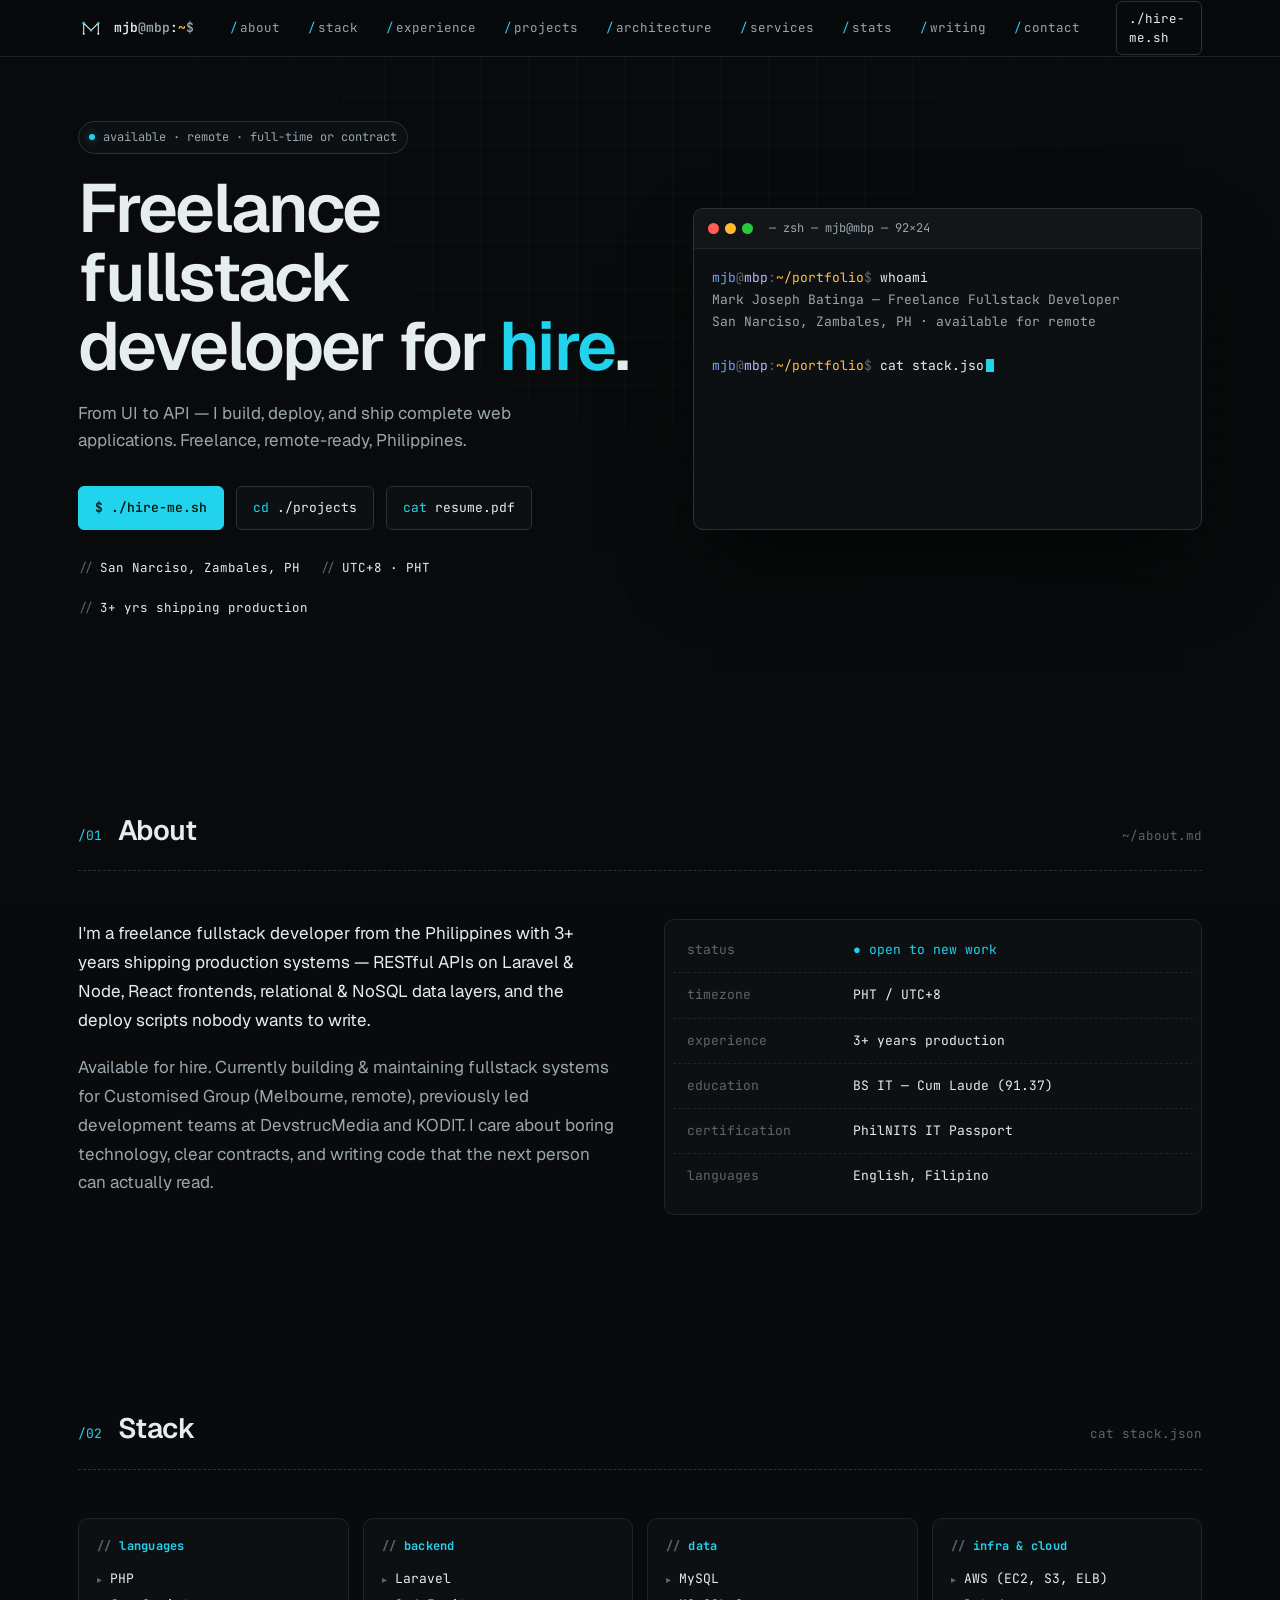
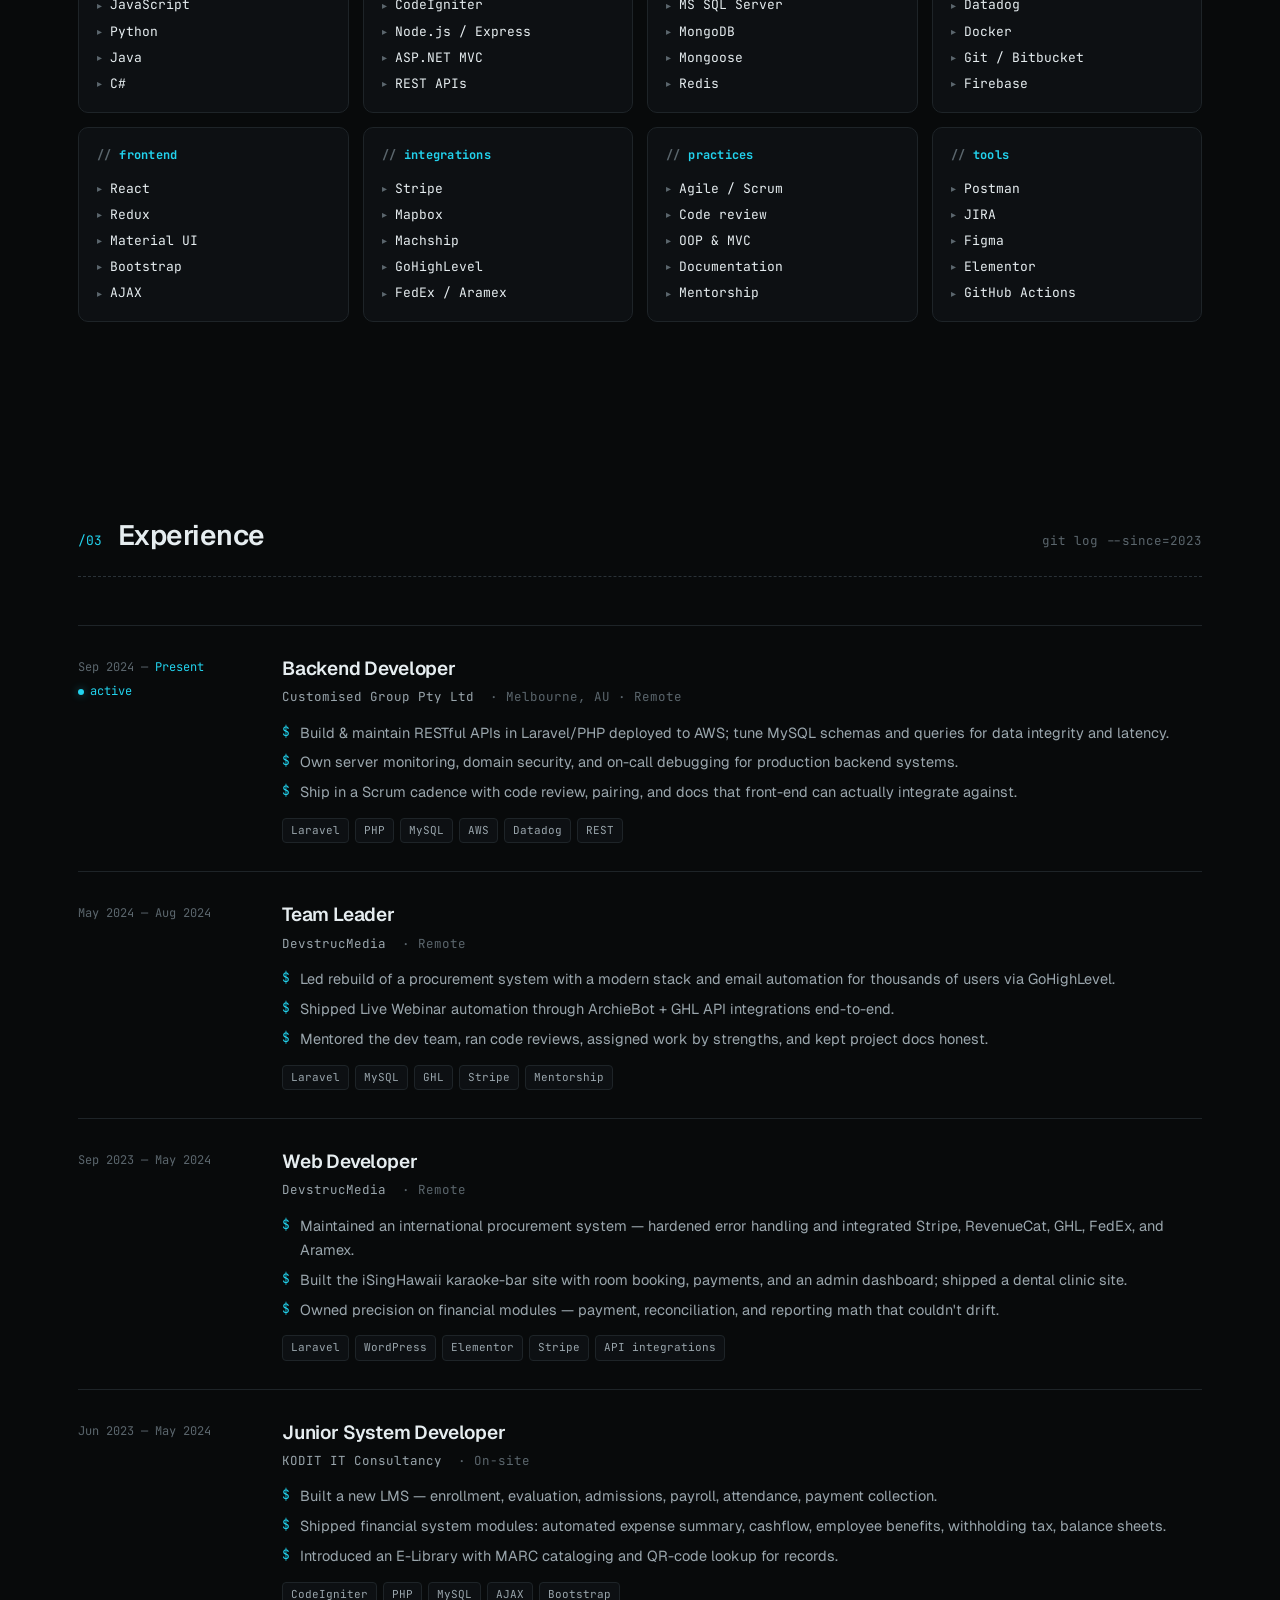
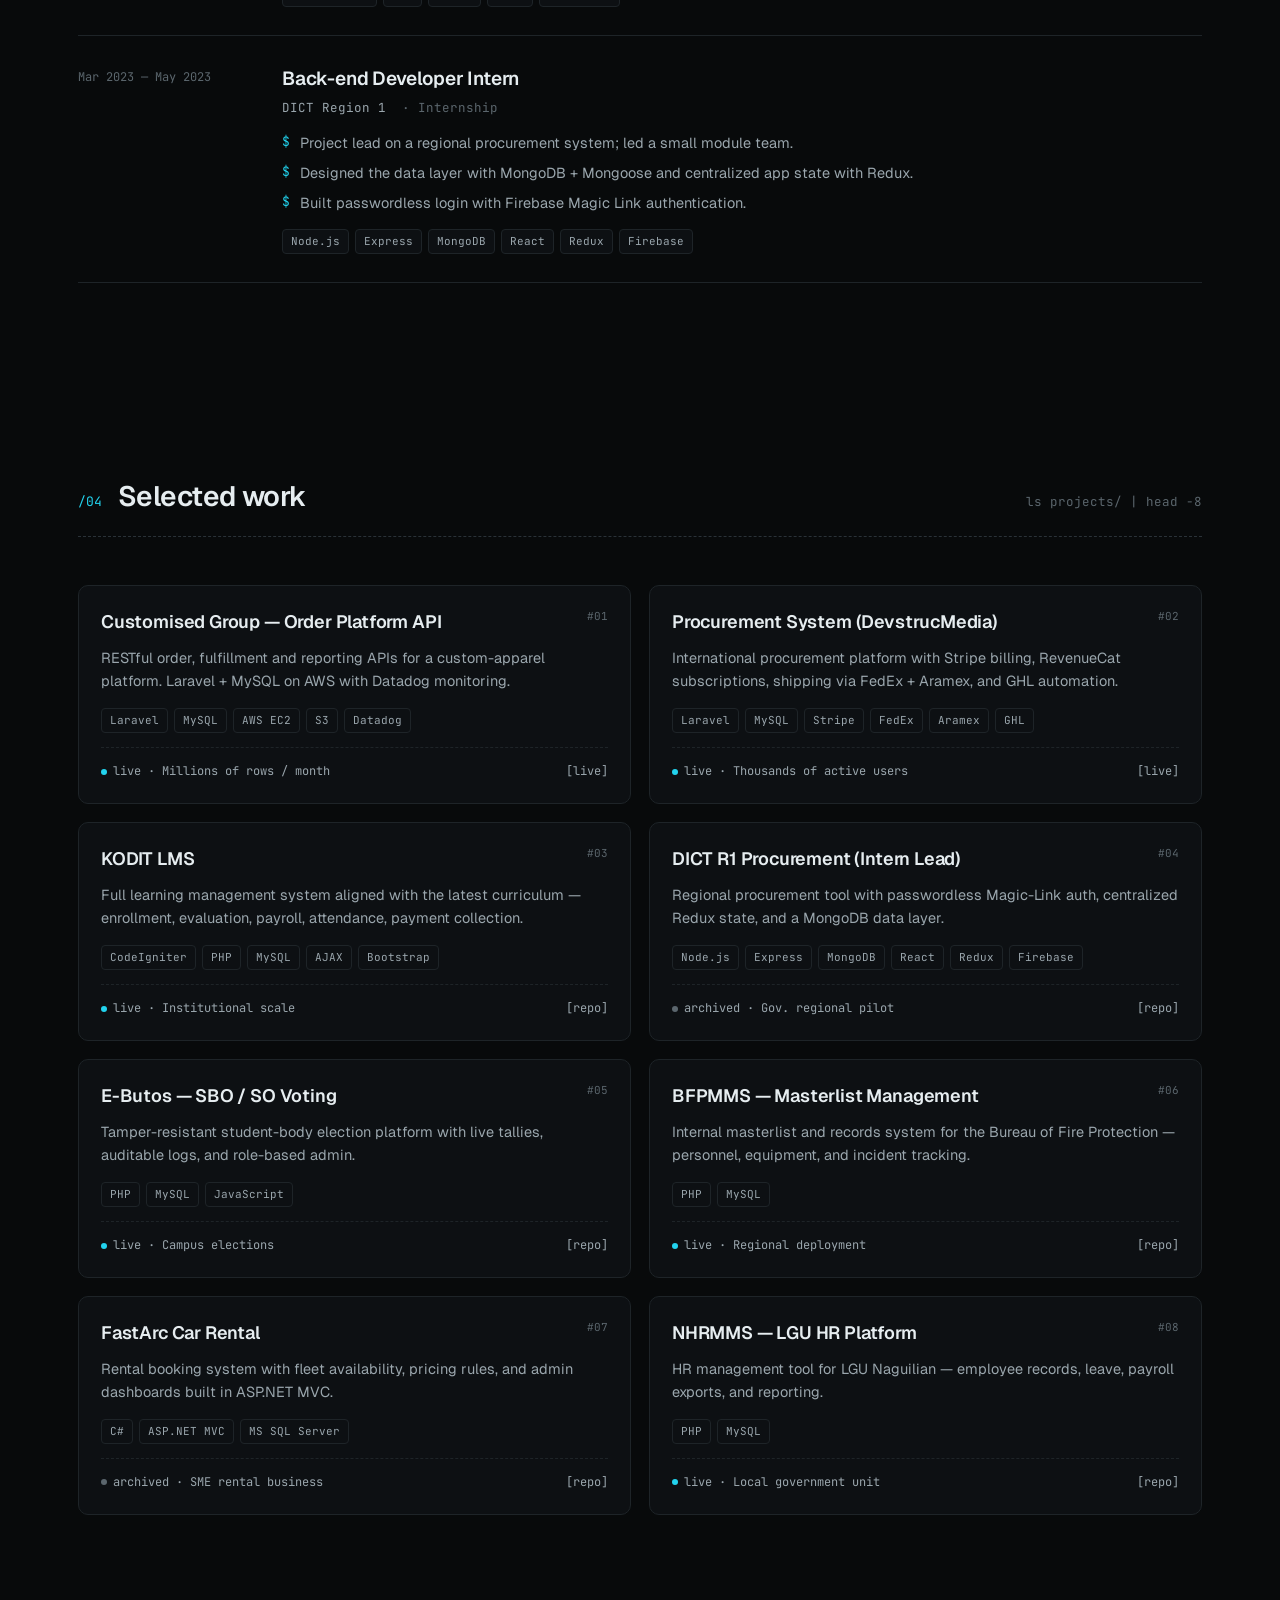
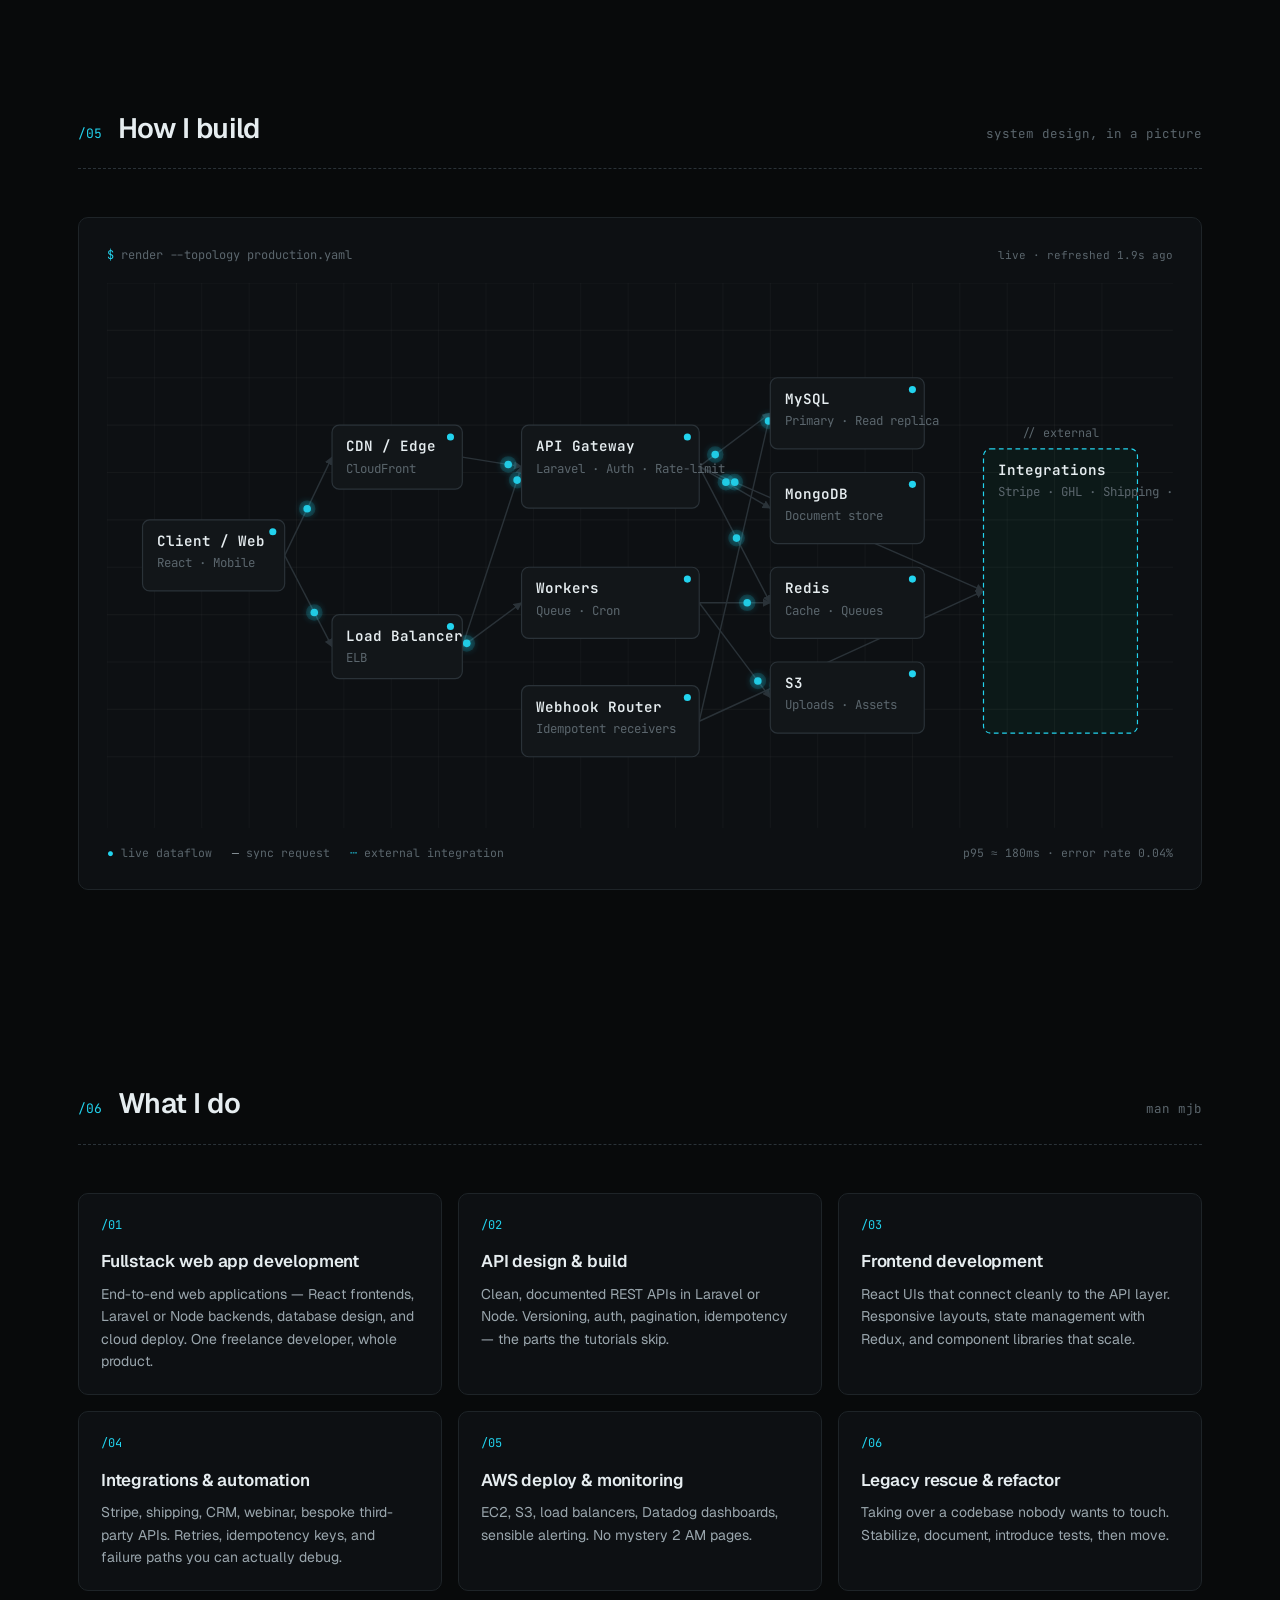
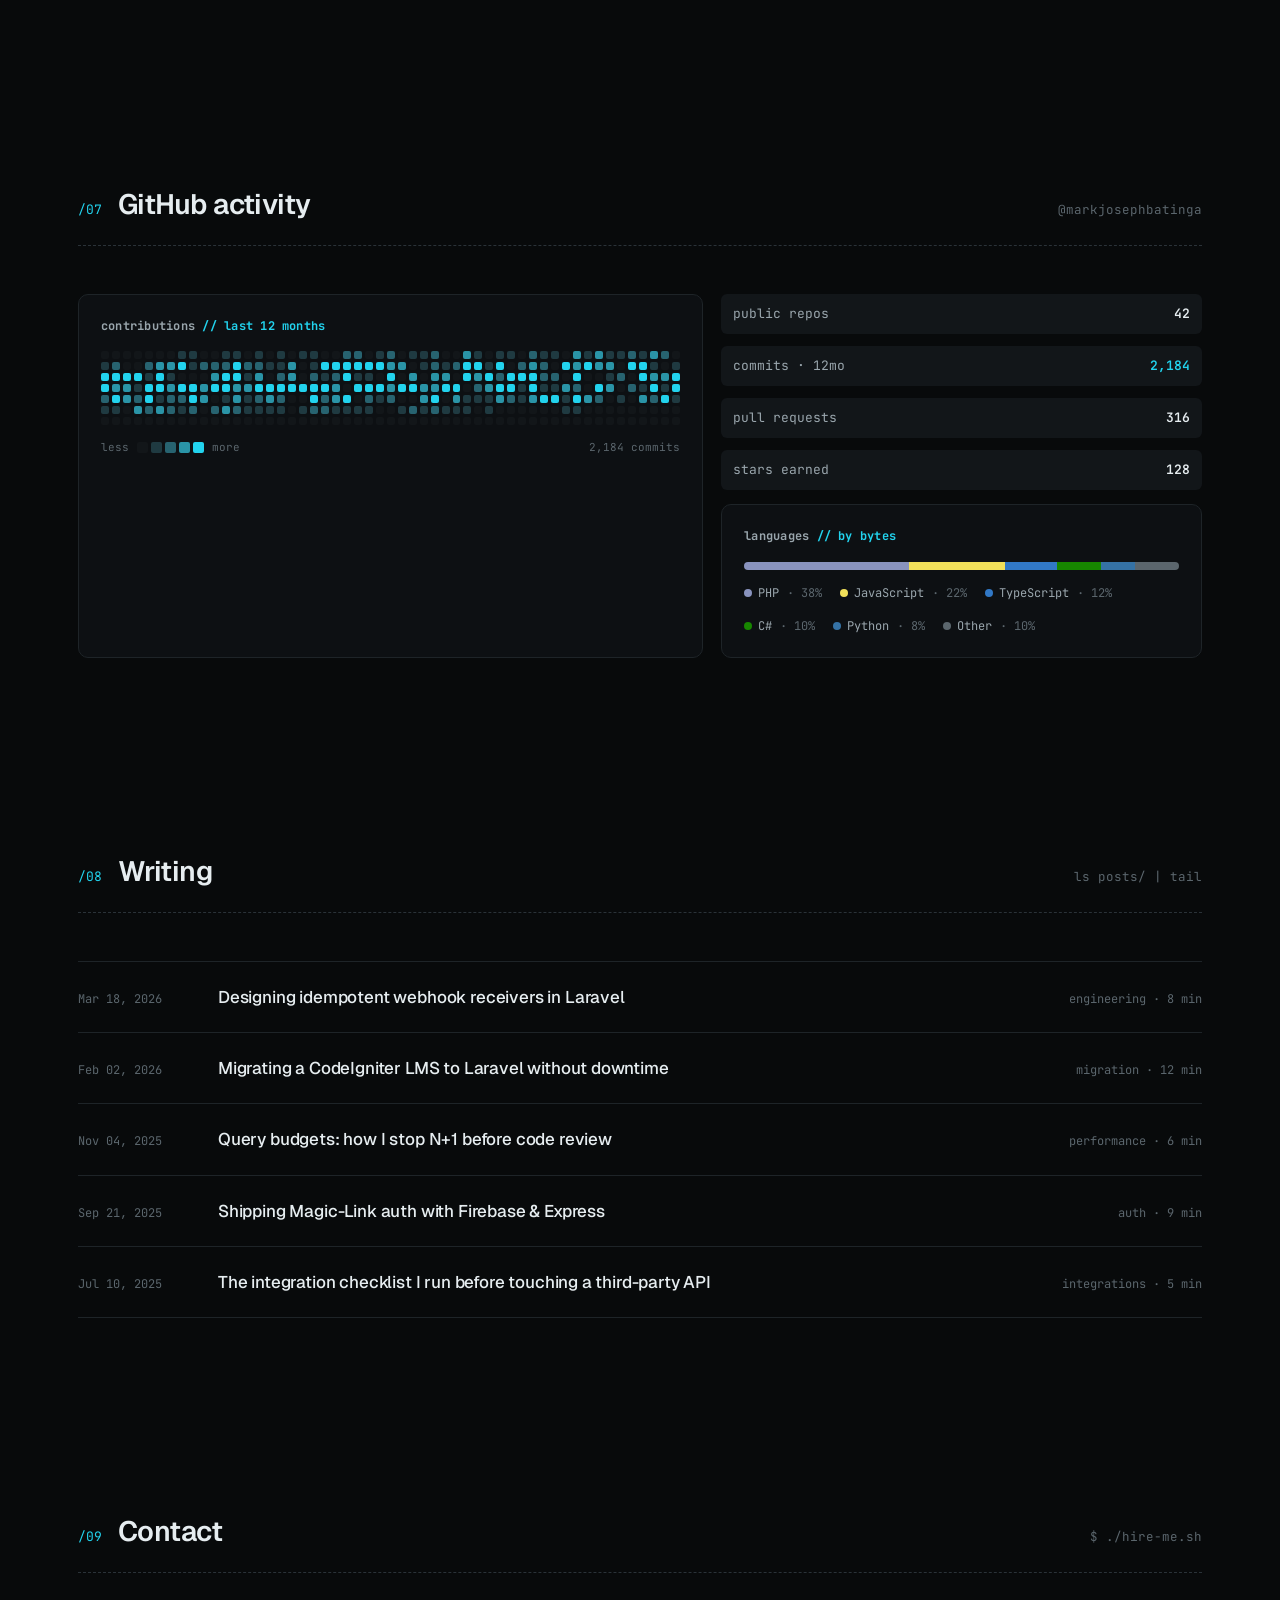
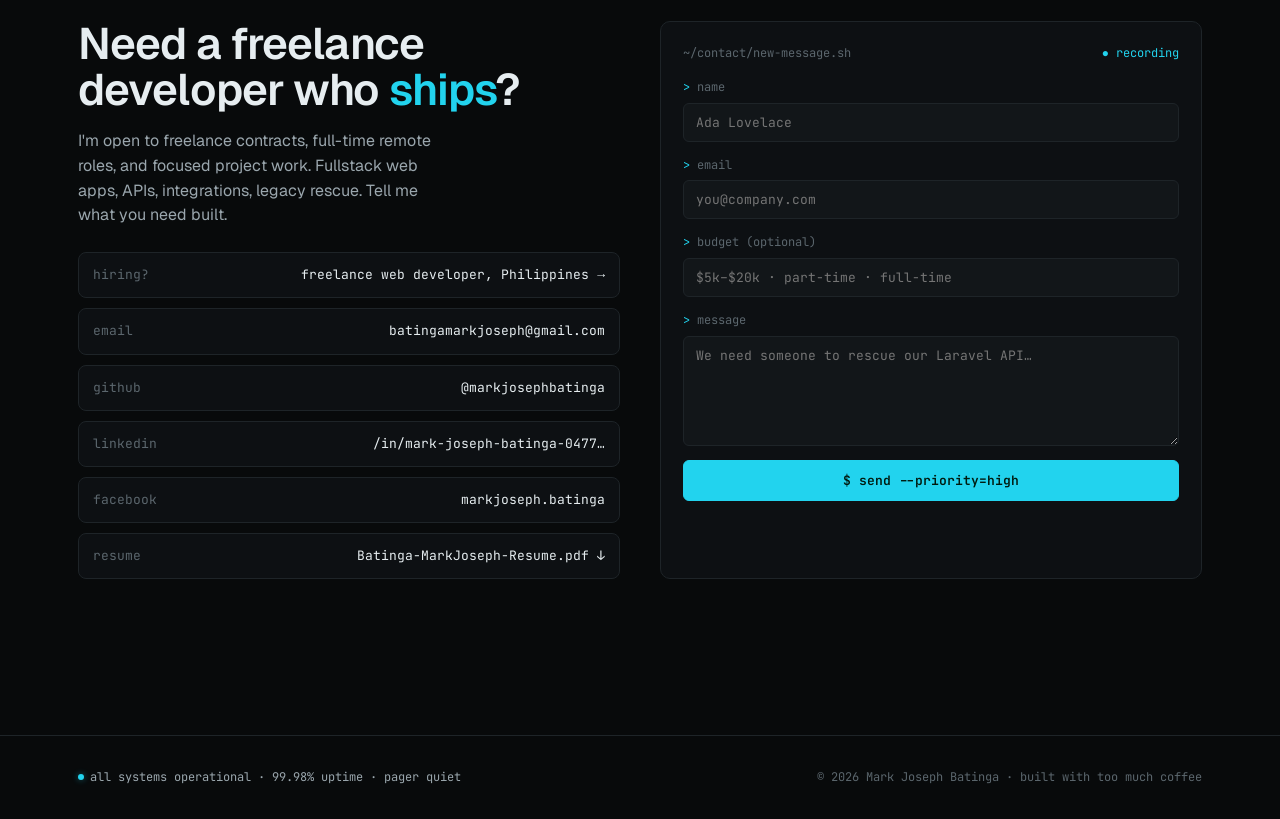
<file: index.html>
<!DOCTYPE html>
<html lang="en">
<head>
  <meta charset="utf-8">
  <meta name="viewport" content="width=device-width, initial-scale=1">
  <title>Mark Joseph Batinga — Fullstack Developer & Freelancer Philippines</title>

  <!-- SEO basics -->
  <meta name="description" content="Mark Joseph Batinga is a freelance fullstack developer from Zambales, Philippines. Available for hire — web apps, REST APIs, Laravel, Node.js, React, and AWS. Fast delivery, remote-ready.">
  <meta name="author" content="Mark Joseph Batinga">
  <meta name="keywords" content="Mark Joseph Batinga, fullstack developer, freelance developer Philippines, freelance web developer, hire fullstack developer, freelancer Philippines, web developer for hire, Laravel developer, PHP developer, Node.js developer, React developer, fullstack web developer, remote developer Philippines, Zambales developer, backend developer, frontend developer, REST API developer, AWS developer, freelance programmer Philippines, hire a developer">
  <link rel="canonical" href="https://markjosephbatinga.com/">

  <!-- Open Graph — controls how the link looks when shared on Facebook, Messenger, etc. -->
  <meta property="og:type"        content="website">
  <meta property="og:url"         content="https://markjosephbatinga.com/">
  <meta property="og:title"       content="Mark Joseph Batinga — Freelance Fullstack Developer Philippines">
  <meta property="og:description" content="Freelance fullstack developer from the Philippines. Laravel, Node.js, React, AWS. Available for hire — remote-ready, fast delivery.">
  <meta property="og:image"       content="https://markjosephbatinga.com/assets/og-image.jpg">

  <!-- Twitter / X card -->
  <meta name="twitter:card"        content="summary_large_image">
  <meta name="twitter:title"       content="Mark Joseph Batinga — Freelance Fullstack Developer Philippines">
  <meta name="twitter:description" content="Freelance fullstack developer from the Philippines. Laravel, Node.js, React, AWS. Available for hire — remote-ready, fast delivery.">
  <meta name="twitter:image"       content="https://markjosephbatinga.com/assets/og-image.jpg">

  <!-- Structured data — this is what makes Google show your name, role, and links in search results -->
  <script type="application/ld+json">
  {
    "@context": "https://schema.org",
    "@type": "Person",
    "@id": "https://markjosephbatinga.com/#person",
    "name": "Mark Joseph Batinga",
    "jobTitle": "Freelance Fullstack Developer",
    "description": "Freelance fullstack developer available for hire. Specializes in Laravel, Node.js, React, and AWS. Remote-ready, based in the Philippines.",
    "url": "https://markjosephbatinga.com/",
    "email": "batingamarkjoseph@gmail.com",
    "address": {
      "@type": "PostalAddress",
      "addressLocality": "San Narciso, Zambales",
      "addressCountry": "PH"
    },
    "alumniOf": {
      "@type": "CollegeOrUniversity",
      "name": "Don Mariano Marcos Memorial State University"
    },
    "sameAs": [
      "https://github.com/markjosephbatinga",
      "https://www.linkedin.com/in/mark-joseph-batinga-047745229",
      "https://www.facebook.com/markjoseph.batinga/"
    ],
    "knowsAbout": ["Laravel", "PHP", "Node.js", "React", "MySQL", "MongoDB", "AWS", "REST APIs", "Fullstack Development", "Freelance Web Development", "Remote Developer"]
  }
  </script>

  <!-- Favicons -->
  <link rel="icon" type="image/svg+xml" href="favicon.svg">
  <link rel="shortcut icon" href="favicon.svg">
  <link rel="apple-touch-icon" href="favicon.svg">
  <meta name="theme-color" content="#0d1013">

  <link rel="stylesheet" href="style.css">
</head>
<body>

  <div id="root">
    <!--
      ============================================================
      STATIC SEO FALLBACK
      Google reads this on its first-pass crawl (before JS runs).
      React replaces it entirely when it mounts — visitors never see this.
      DO NOT REMOVE.
      ============================================================
    -->
    <main aria-hidden="true" style="position:absolute;width:1px;height:1px;overflow:hidden;clip:rect(0,0,0,0);white-space:nowrap;">
      <h1>Mark Joseph Batinga</h1>
      <p>Fullstack Developer &amp; Cloud Engineer based in the Philippines. Available for freelance work — remote-ready, fast delivery.</p>

      <h2>About</h2>
      <p>
        I am a fullstack developer and cloud engineer with hands-on experience building and maintaining production Laravel SaaS platforms on AWS.
        Currently working as the sole engineer at Customised Group Pty Ltd (Custm), an Australian logistics SaaS company,
        where I own the full infrastructure — from EC2, S3, CloudFront, WAF, and CloudWatch to CI/CD pipelines and multi-tenant architecture.
      </p>

      <h2>Skills &amp; Technologies</h2>
      <p>
        <strong>Backend:</strong> Laravel, PHP, Node.js, REST APIs, Multi-tenant SaaS (stancl/tenancy), JWT Auth, WebSockets (Laravel Reverb)<br>
        <strong>Frontend:</strong> React, Angular, HTML, CSS, JavaScript<br>
        <strong>Cloud &amp; DevOps:</strong> AWS (EC2, S3, CloudFront, WAF, CloudWatch, Secrets Manager, SSM), Bitbucket Pipelines, CI/CD, Nginx, Linux<br>
        <strong>Databases:</strong> MySQL, MongoDB<br>
        <strong>Other:</strong> Git, Bitbucket, REST API design, SaaS architecture, Agile
      </p>

      <h2>Experience</h2>
      <p>
        <strong>Cloud &amp; Fullstack Engineer — Customised Group Pty Ltd (Custm), Australia</strong><br>
        Sole engineer responsible for all AWS infrastructure, Laravel SaaS development, CI/CD pipelines, and multi-tenant architecture.
        Built and deployed custm-client-api (Laravel 12 multi-tenant API), managed staging and production environments,
        and led AWS security hardening including WAF, security headers, and IP-restricted bucket policies.
      </p>
      <p>
        <strong>Team Leader &amp; Web Developer — DevstrucMedia</strong><br>
        Led web development projects and a small development team until September 2024.
      </p>
      <p>
        <strong>Junior System Developer — KODIT IT Consultancy</strong><br>
        Developed and maintained internal systems for enterprise clients.
      </p>

      <h2>Education</h2>
      <p>
        <strong>Bachelor of Science in Information Technology, Cum Laude</strong><br>
        Don Mariano Marcos Memorial State University<br>
        PhilNITS IT Passport Certification
      </p>

      <h2>Hire Me</h2>
      <p>
        Looking to hire? Start here:
        <a href="/freelance-web-developer-philippines/">Freelance Web Developer in the Philippines — rates, process, and proof</a>.
      </p>

      <h2>Contact &amp; Links</h2>
      <p>
        <a href="https://github.com/markjosephbatinga">GitHub</a> ·
        <a href="https://www.linkedin.com/in/mark-joseph-batinga-047745229">LinkedIn</a> ·
        <a href="mailto:batingamarkjoseph@gmail.com">batingamarkjoseph@gmail.com</a>
      </p>
    </main>
    <!-- END STATIC SEO FALLBACK -->
  </div>

  <noscript>
    <p style="font-family:sans-serif;text-align:center;padding:2rem;">
      This portfolio requires JavaScript to display the full experience. Please enable JavaScript in your browser.
    </p>
  </noscript>

  <script>
    // Default theme settings — the TweaksPanel can change these at runtime
    window.TWEAKS = {
      accent: "#22d3ee",
      density: "comfy",
      projectsLayout: "cards",
      showCursor: true,
      scanlines: true
    };
  </script>

  <!-- React + Babel (self-hosted — no CDN dependency) -->
  <script src="vendor/react.min.js"></script>
  <script src="vendor/react-dom.min.js"></script>
  <script src="vendor/babel.min.js"></script>

  <!-- Portfolio source files — order matters (data first, app last) -->
  <script type="text/babel" src="js/data.js"></script>
  <script type="text/babel" src="js/hero.jsx"></script>
  <script type="text/babel" src="js/architecture.jsx"></script>
  <script type="text/babel" src="js/sections.jsx"></script>
  <script type="text/babel" src="js/tweaks.jsx"></script>
  <script type="text/babel" src="js/app.jsx"></script>

</body>
</html>
</file>
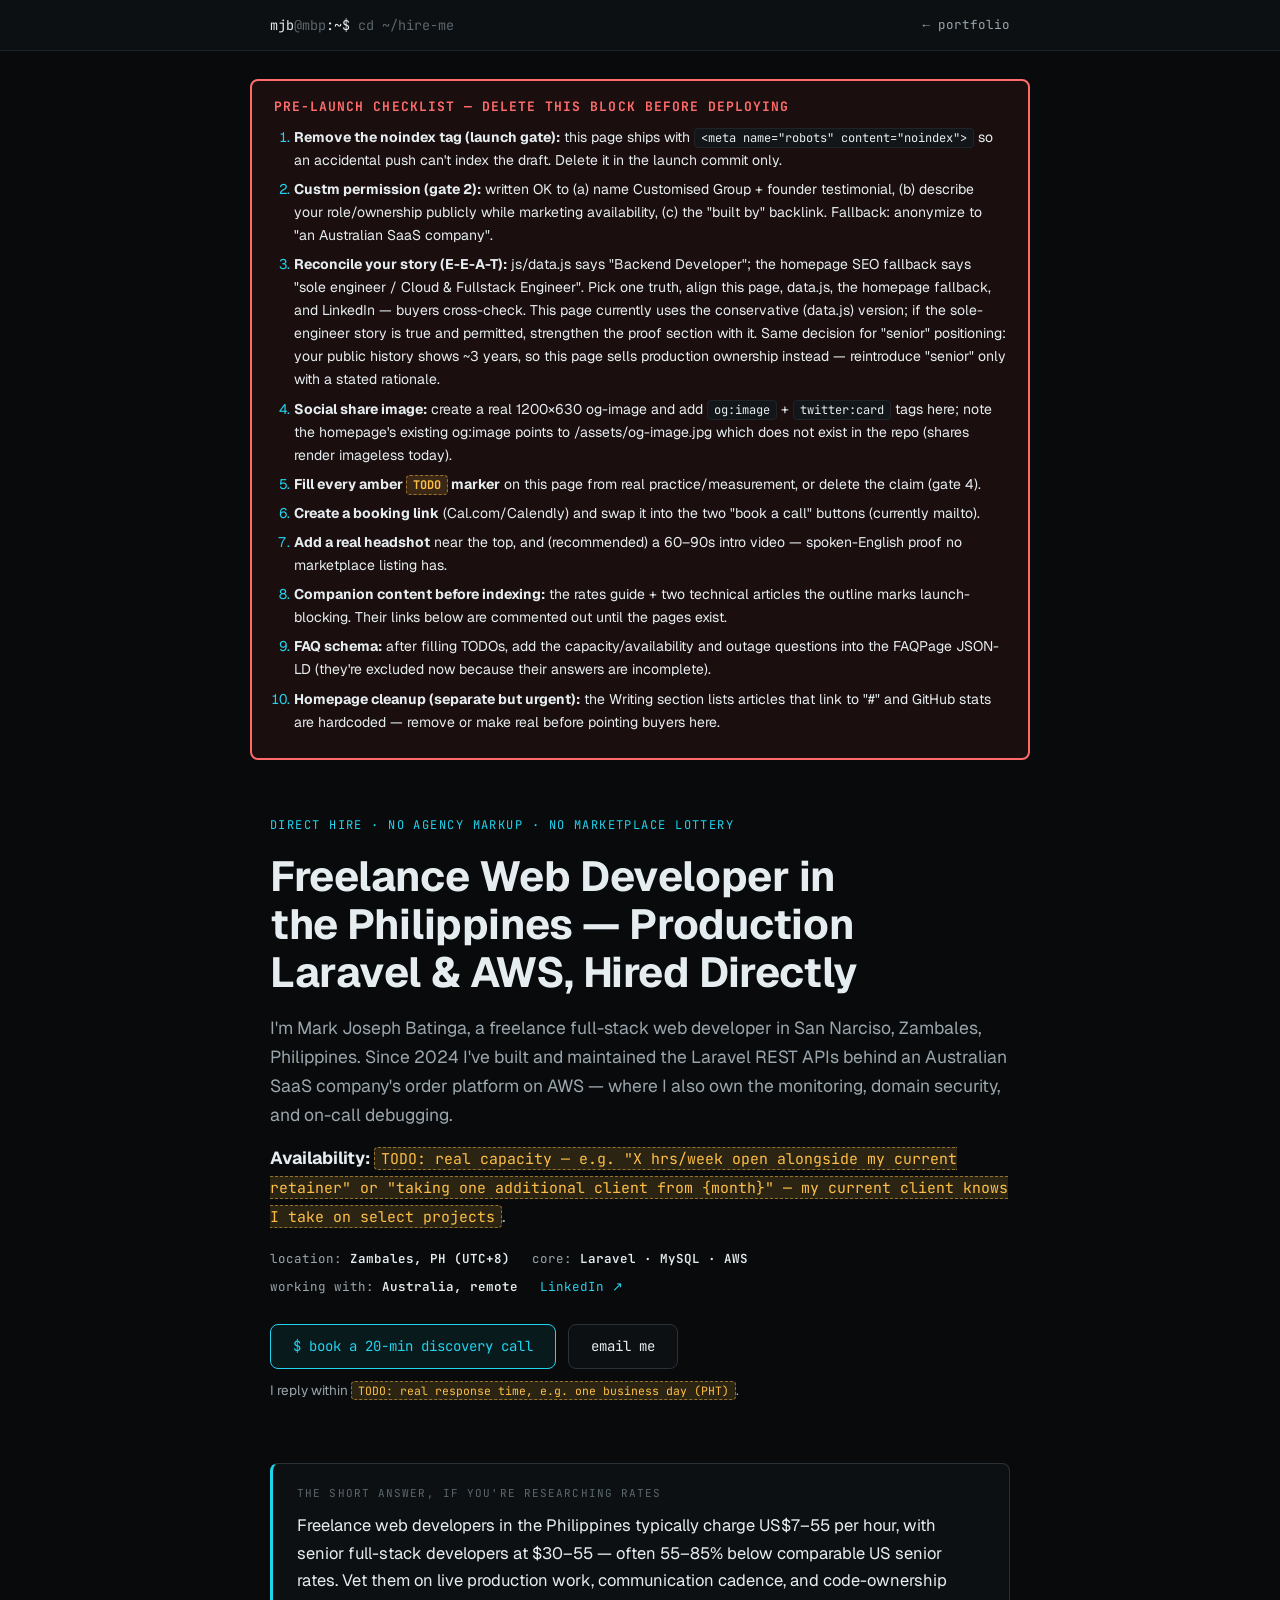
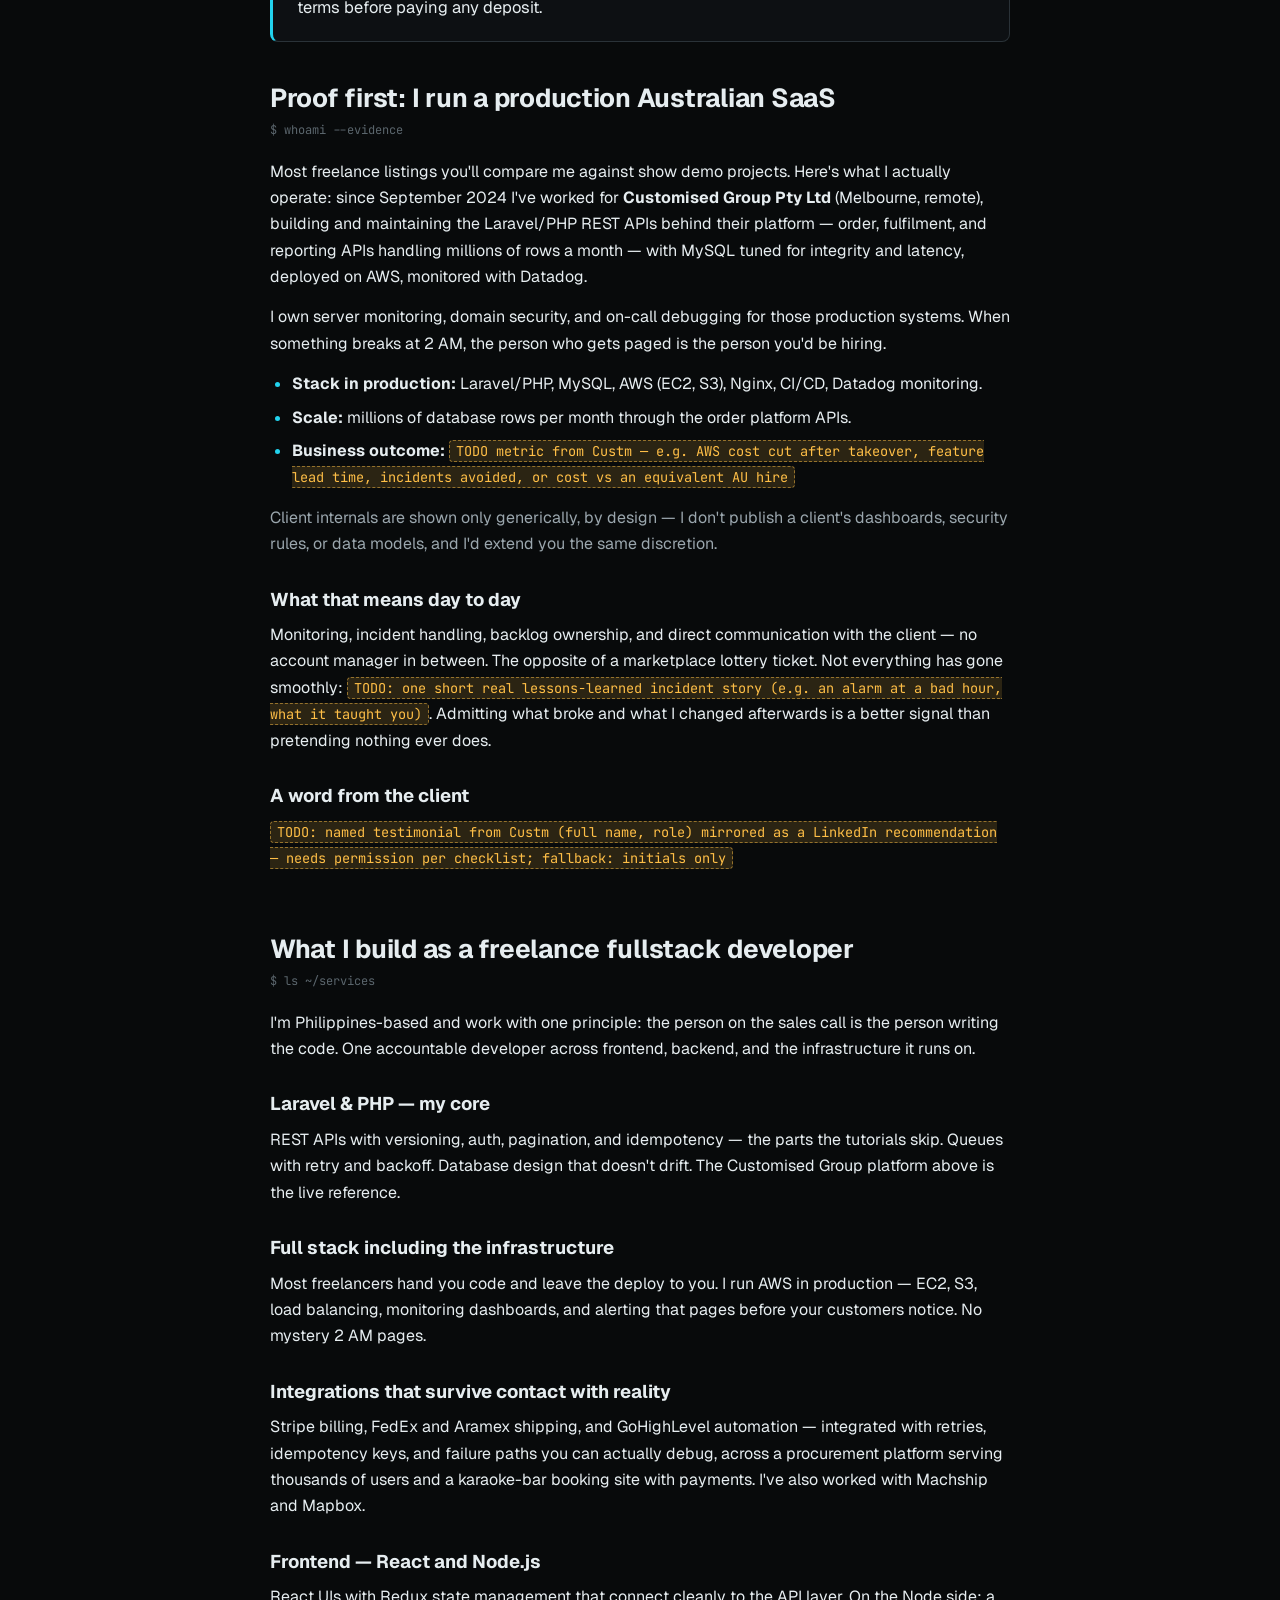
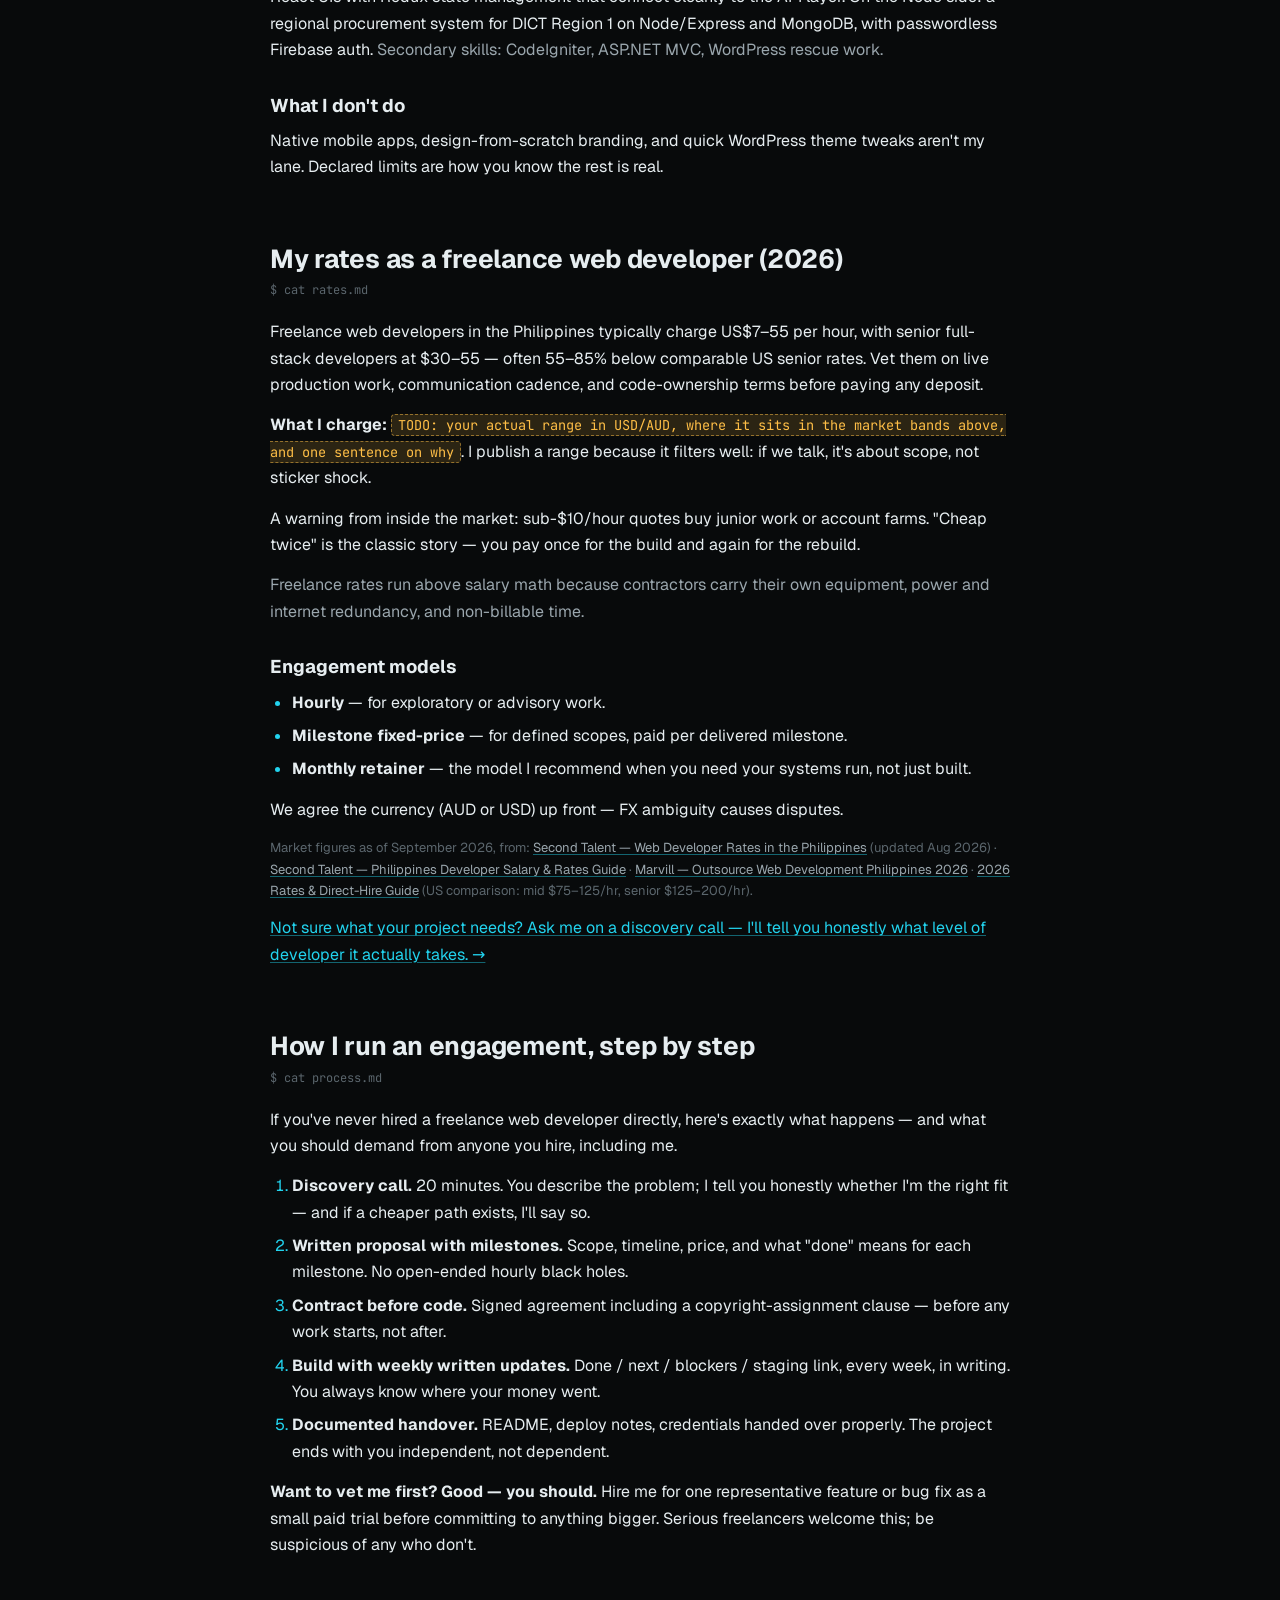
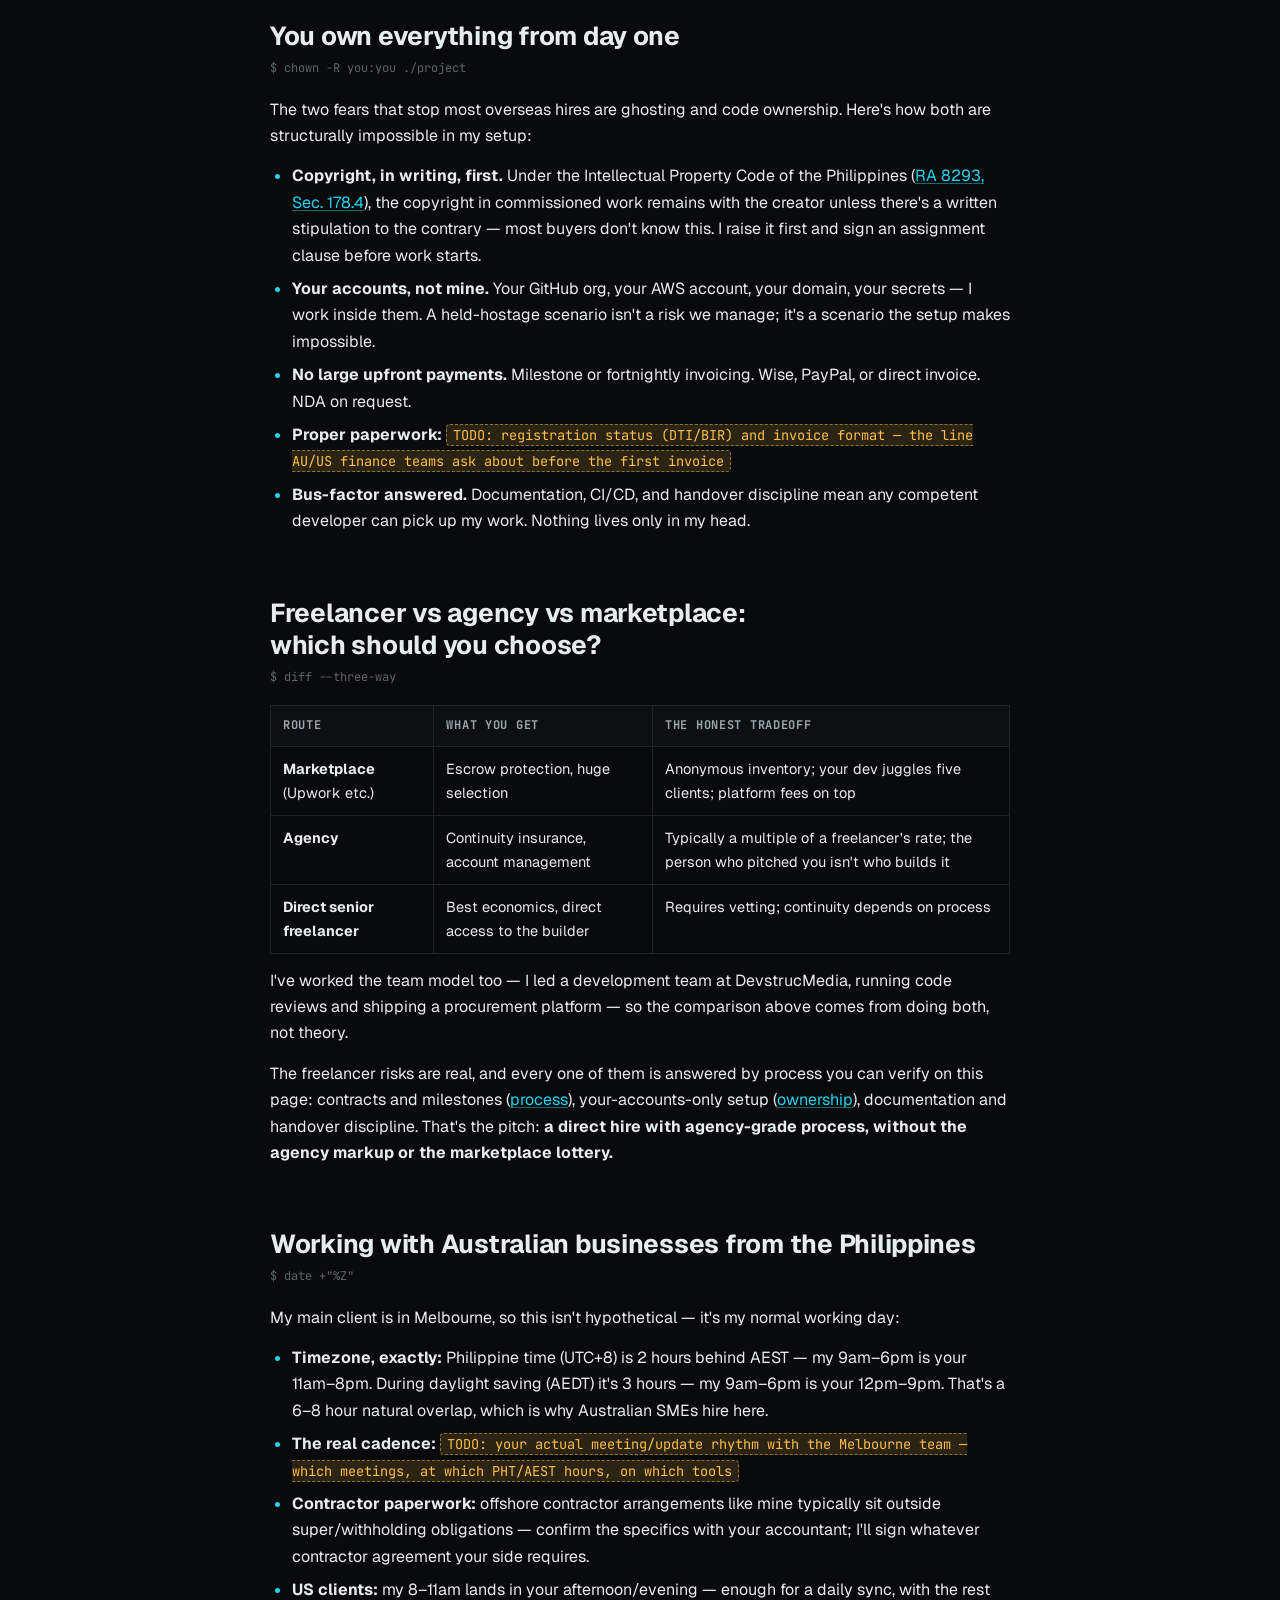
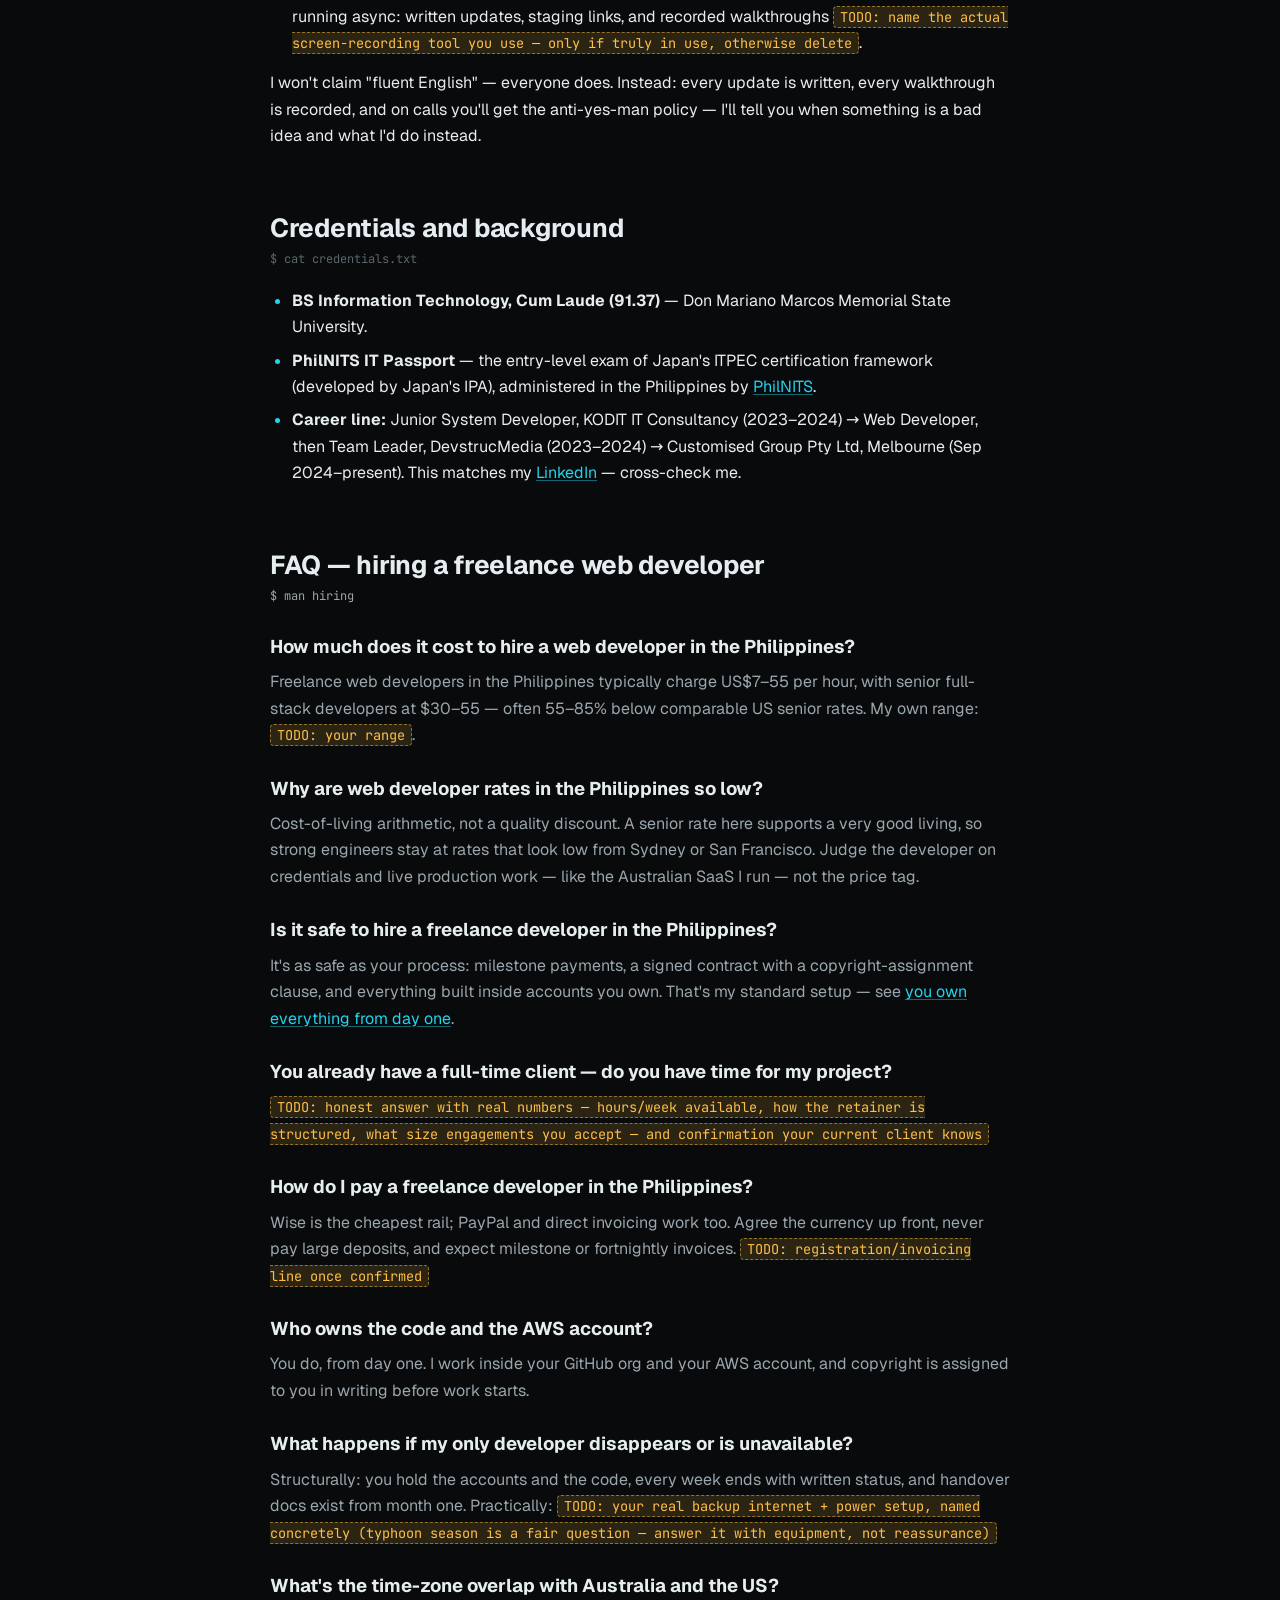
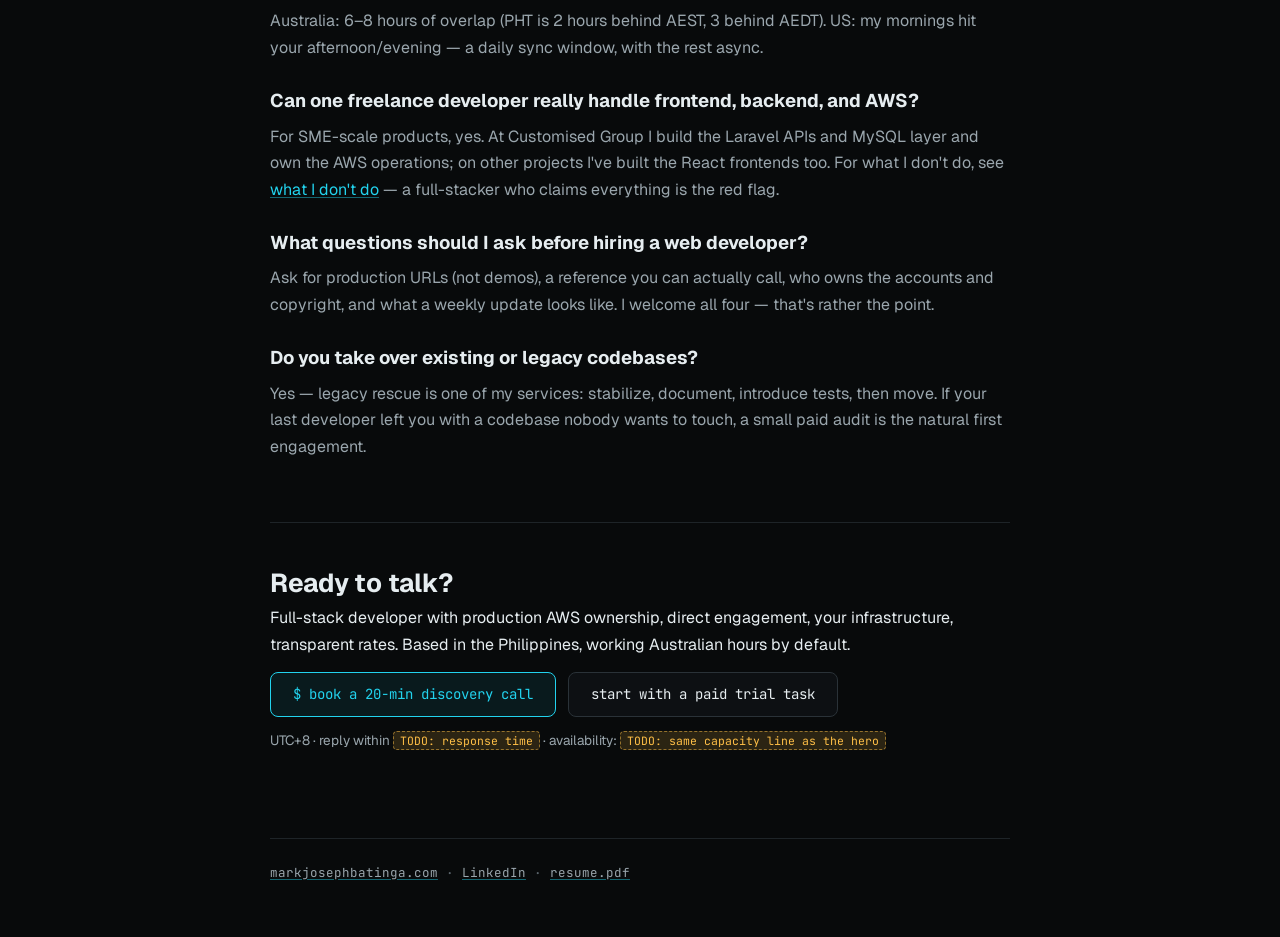
<file: freelance-web-developer-philippines/index.html>
<!DOCTYPE html>
<html lang="en">
<head>
  <meta charset="utf-8">
  <meta name="viewport" content="width=device-width, initial-scale=1">
  <title>Freelance Web Developer Philippines | Mark Batinga</title>
  <meta name="description" content="Hire a freelance web developer in the Philippines who builds and runs production Laravel + AWS for an Australian SaaS. 2026 rates, process, vetting.">
  <meta name="author" content="Mark Joseph Batinga">
  <!-- LAUNCH GATE: remove the noindex line below in the launch commit, after the pre-launch checklist is cleared -->
  <meta name="robots" content="noindex">
  <link rel="canonical" href="https://markjosephbatinga.com/freelance-web-developer-philippines/">

  <meta property="og:type" content="website">
  <meta property="og:url" content="https://markjosephbatinga.com/freelance-web-developer-philippines/">
  <meta property="og:title" content="Freelance Web Developer Philippines | Mark Batinga">
  <meta property="og:description" content="Full-stack developer in the Philippines. Laravel, MySQL, AWS — building and maintaining production systems for an Australian SaaS. Rates, process, and how to vet me.">

  <link rel="icon" type="image/svg+xml" href="/favicon.svg">
  <meta name="theme-color" content="#0d1013">

  <style>
    /* Tokens mirrored from /style.css so this page stays a zero-JS static load */
    @font-face {
      font-family: 'Geist'; font-style: normal; font-weight: 400 700; font-display: swap;
      src: url("/fonts/geist-latin.woff2") format('woff2');
      unicode-range: U+0000-00FF, U+0131, U+0152-0153, U+02BB-02BC, U+02C6, U+02DA, U+02DC, U+0304, U+0308, U+0329, U+2000-206F, U+20AC, U+2122, U+2191, U+2193, U+2212, U+2215, U+FEFF, U+FFFD;
    }
    @font-face {
      font-family: 'JetBrains Mono'; font-style: normal; font-weight: 400 700; font-display: swap;
      src: url("/fonts/jetbrains-latin.woff2") format('woff2');
      unicode-range: U+0000-00FF, U+0131, U+0152-0153, U+02BB-02BC, U+02C6, U+02DA, U+02DC, U+0304, U+0308, U+0329, U+2000-206F, U+20AC, U+2122, U+2191, U+2193, U+2212, U+2215, U+FEFF, U+FFFD;
    }
    :root {
      --bg: #080a0b; --bg-1: #0d1013; --bg-2: #121619;
      --line: #1e2428; --line-2: #2a3238;
      --fg: #e6edf0; --fg-dim: #9aa6ad; --fg-faint: #5b666d;
      --accent: #22d3ee; --amber: #ffbf47; --red: #ff6b6b; --green: #00ff9d;
      --mono: 'JetBrains Mono', ui-monospace, 'SFMono-Regular', Menlo, monospace;
      --sans: 'Geist', ui-sans-serif, system-ui, -apple-system, sans-serif;
    }
    * { box-sizing: border-box; }
    html { scroll-behavior: smooth; }
    body {
      margin: 0; background: var(--bg); color: var(--fg);
      font-family: var(--sans); font-size: 16px; line-height: 1.65;
      -webkit-font-smoothing: antialiased;
    }
    .container { max-width: 780px; margin: 0 auto; padding: 0 20px; }
    a { color: var(--accent); text-decoration: none; }
    a:hover, a:focus-visible { text-decoration: underline; }
    /* WCAG 1.4.1 — body-copy links must not rely on color alone */
    main a:not(.btn), .answer a, .sources a, footer.foot a {
      text-decoration: underline;
      text-decoration-color: rgba(34, 211, 238, 0.45);
      text-underline-offset: 2px;
    }
    a:focus-visible { outline: 2px solid var(--accent); outline-offset: 2px; }

    /* top bar */
    .bar { border-bottom: 1px solid var(--line); background: var(--bg-1); }
    .bar-inner { max-width: 780px; margin: 0 auto; padding: 14px 20px; display: flex; justify-content: space-between; align-items: center; gap: 12px; }
    .brand { font-family: var(--mono); font-size: 13.5px; color: var(--fg); }
    .brand .dim { color: var(--fg-faint); }
    .bar a.back { font-family: var(--mono); font-size: 12.5px; color: var(--fg-dim); }

    /* ==== PRE-LAUNCH CHECKLIST — DELETE THIS ENTIRE BLOCK BEFORE DEPLOYING ==== */
    .prelaunch {
      border: 2px solid var(--red); border-radius: 8px; background: #1a0e0e;
      margin: 28px auto 0; max-width: 780px; padding: 18px 22px; font-size: 14px;
    }
    .prelaunch h2 { margin: 0 0 10px; font-family: var(--mono); font-size: 13px; letter-spacing: 0.08em; text-transform: uppercase; color: var(--red); }
    .prelaunch ol { margin: 0; padding-left: 20px; }
    .prelaunch li { margin-bottom: 6px; }
    /* ==== end pre-launch styles ==== */

    mark.todo {
      background: rgba(255, 191, 71, 0.14); color: var(--amber);
      font-family: var(--mono); font-size: 0.85em; padding: 1px 6px; border-radius: 4px;
      border: 1px dashed rgba(255, 191, 71, 0.5);
    }

    header.hero { padding: 56px 0 40px; }
    .kicker { font-family: var(--mono); font-size: 12px; letter-spacing: 0.12em; text-transform: uppercase; color: var(--accent); margin: 0 0 16px; }
    h1 { font-size: clamp(30px, 5vw, 42px); line-height: 1.15; margin: 0 0 18px; letter-spacing: -0.01em; text-wrap: balance; }
    .hero p.lede { font-size: 17.5px; color: var(--fg-dim); margin: 0 0 14px; }
    .hero p.lede strong { color: var(--fg); }
    .id-row { display: flex; flex-wrap: wrap; gap: 8px 22px; font-family: var(--mono); font-size: 12.5px; color: var(--fg-dim); margin: 18px 0 26px; }
    .id-row span b { color: var(--fg); font-weight: 600; }
    .ctas { display: flex; flex-wrap: wrap; gap: 12px; }
    .btn {
      display: inline-flex; align-items: center; min-height: 44px; padding: 10px 22px;
      border: 1px solid var(--line-2); border-radius: 8px; font-family: var(--mono); font-size: 14px;
      color: var(--fg); background: var(--bg-1);
    }
    .btn.primary { border-color: var(--accent); color: var(--accent); background: rgba(34, 211, 238, 0.08); }
    .btn:hover { border-color: var(--accent); text-decoration: none; }

    /* snippet answer box */
    .answer {
      border: 1px solid var(--line-2); border-left: 3px solid var(--accent);
      background: var(--bg-1); border-radius: 8px; padding: 20px 24px; margin: 8px 0 0;
    }
    .answer .label { font-family: var(--mono); font-size: 11px; letter-spacing: 0.1em; text-transform: uppercase; color: var(--fg-faint); margin: 0 0 10px; }
    .answer p { margin: 0; font-size: 16.5px; }

    main section { padding: 40px 0 8px; }
    h2 { font-size: 26px; line-height: 1.25; margin: 0 0 6px; letter-spacing: -0.01em; text-wrap: balance; }
    .h2-sub { font-family: var(--mono); font-size: 12px; color: var(--fg-faint); margin: 0 0 18px; }
    h3 { font-size: 18.5px; margin: 26px 0 8px; }
    p { margin: 0 0 14px; }
    ul, ol { margin: 0 0 14px; padding-left: 22px; }
    li { margin-bottom: 7px; }
    li::marker { color: var(--accent); }
    .dim { color: var(--fg-dim); }
    code { font-family: var(--mono); font-size: 0.86em; background: var(--bg-2); border: 1px solid var(--line); border-radius: 4px; padding: 1px 6px; }

    .callout { border: 1px solid var(--line); border-radius: 8px; background: var(--bg-1); padding: 16px 20px; margin: 16px 0; font-size: 15px; }
    .callout .label { font-family: var(--mono); font-size: 11px; letter-spacing: 0.1em; text-transform: uppercase; color: var(--green); margin: 0 0 6px; }

    table { border-collapse: collapse; width: 100%; font-size: 14.5px; }
    .table-wrap { overflow-x: auto; margin: 0 0 14px; }
    th, td { border: 1px solid var(--line); padding: 10px 12px; text-align: left; vertical-align: top; }
    th { font-family: var(--mono); font-size: 12px; letter-spacing: 0.06em; text-transform: uppercase; color: var(--fg-dim); background: var(--bg-1); }

    .faq h3 { margin-top: 24px; }
    .faq p { color: var(--fg-dim); }
    .faq p strong { color: var(--fg); }

    .final-cta { border-top: 1px solid var(--line); margin-top: 40px; padding: 44px 0 24px; }
    .sources { font-size: 13px; color: var(--fg-faint); }
    .sources a { color: var(--fg-dim); }

    footer.foot { border-top: 1px solid var(--line); margin-top: 48px; padding: 24px 0 40px; font-family: var(--mono); font-size: 12.5px; color: var(--fg-faint); }
    footer.foot a { color: var(--fg-dim); }
    .skip { position: absolute; left: -9999px; }
    .skip:focus { position: static; display: inline-block; padding: 8px; }
  </style>
</head>
<body>
  <a class="skip" href="#main">Skip to content</a>

  <div class="bar">
    <div class="bar-inner">
      <a class="brand" href="/">mjb<span class="dim">@mbp</span>:~$ <span class="dim">cd ~/hire-me</span></a>
      <a class="back" href="/">&larr; portfolio</a>
    </div>
  </div>

  <!-- ==================== PRE-LAUNCH CHECKLIST ====================
       DELETE this entire <aside> (and its styles) before deploying.
       Every item maps to a gate in the SEO outline. Nothing below
       ships as a claim you can't back. -->
  <aside class="prelaunch" aria-label="Pre-launch checklist">
    <h2>Pre-launch checklist — delete this block before deploying</h2>
    <ol>
      <li><strong>Remove the noindex tag (launch gate):</strong> this page ships with <code>&lt;meta name="robots" content="noindex"&gt;</code> so an accidental push can't index the draft. Delete it in the launch commit only.</li>
      <li><strong>Custm permission (gate 2):</strong> written OK to (a) name Customised Group + founder testimonial, (b) describe your role/ownership publicly while marketing availability, (c) the "built by" backlink. Fallback: anonymize to "an Australian SaaS company".</li>
      <li><strong>Reconcile your story (E-E-A-T):</strong> js/data.js says "Backend Developer"; the homepage SEO fallback says "sole engineer / Cloud &amp; Fullstack Engineer". Pick one truth, align this page, data.js, the homepage fallback, and LinkedIn — buyers cross-check. This page currently uses the conservative (data.js) version; if the sole-engineer story is true and permitted, strengthen the proof section with it. Same decision for "senior" positioning: your public history shows ~3 years, so this page sells production ownership instead — reintroduce "senior" only with a stated rationale.</li>
      <li><strong>Social share image:</strong> create a real 1200&times;630 og-image and add <code>og:image</code> + <code>twitter:card</code> tags here; note the homepage's existing og:image points to /assets/og-image.jpg which does not exist in the repo (shares render imageless today).</li>
      <li><strong>Fill every amber <mark class="todo">TODO</mark> marker</strong> on this page from real practice/measurement, or delete the claim (gate 4).</li>
      <li><strong>Create a booking link</strong> (Cal.com/Calendly) and swap it into the two "book a call" buttons (currently mailto).</li>
      <li><strong>Add a real headshot</strong> near the top, and (recommended) a 60–90s intro video — spoken-English proof no marketplace listing has.</li>
      <li><strong>Companion content before indexing:</strong> the rates guide + two technical articles the outline marks launch-blocking. Their links below are commented out until the pages exist.</li>
      <li><strong>FAQ schema:</strong> after filling TODOs, add the capacity/availability and outage questions into the FAQPage JSON-LD (they're excluded now because their answers are incomplete).</li>
      <li><strong>Homepage cleanup (separate but urgent):</strong> the Writing section lists articles that link to "#" and GitHub stats are hardcoded — remove or make real before pointing buyers here.</li>
    </ol>
  </aside>
  <!-- ==================== end pre-launch checklist ==================== -->

  <div class="container">
    <header class="hero">
      <p class="kicker">Direct hire &middot; no agency markup &middot; no marketplace lottery</p>
      <h1>Freelance Web Developer in the Philippines — Production Laravel &amp; AWS, Hired Directly</h1>
      <p class="lede">I'm Mark Joseph Batinga, a freelance full-stack web developer in San Narciso, Zambales, Philippines. Since 2024 I've built and maintained the Laravel REST APIs behind an Australian SaaS company's order platform on AWS — where I also own the monitoring, domain security, and on-call debugging.</p>
      <p class="lede"><strong>Availability:</strong> <mark class="todo">TODO: real capacity — e.g. "X hrs/week open alongside my current retainer" or "taking one additional client from {month}" — my current client knows I take on select projects</mark>.</p>
      <div class="id-row">
        <span>location: <b>Zambales, PH (UTC+8)</b></span>
        <span>core: <b>Laravel &middot; MySQL &middot; AWS</b></span>
        <span>working with: <b>Australia, remote</b></span>
        <span><a href="https://www.linkedin.com/in/mark-joseph-batinga-047745229" rel="noopener">LinkedIn ↗</a></span>
      </div>
      <div class="ctas">
        <a class="btn primary" href="mailto:batingamarkjoseph@gmail.com?subject=Discovery%20call">$ book a 20-min discovery call</a>
        <a class="btn" href="mailto:batingamarkjoseph@gmail.com">email me</a>
      </div>
      <p class="dim" style="font-size:13.5px; margin-top:10px;">I reply within <mark class="todo">TODO: real response time, e.g. one business day (PHT)</mark>.</p>
    </header>

    <div class="answer">
      <p class="label">The short answer, if you're researching rates</p>
      <p>Freelance web developers in the Philippines typically charge US$7–55 per hour, with senior full-stack developers at $30–55 — often 55–85% below comparable US senior rates. Vet them on live production work, communication cadence, and code-ownership terms before paying any deposit.</p>
    </div>

    <main id="main">
      <section id="proof">
        <h2>Proof first: I run a production Australian SaaS</h2>
        <p class="h2-sub">$ whoami --evidence</p>
        <p>Most freelance listings you'll compare me against show demo projects. Here's what I actually operate: since September 2024 I've worked for <strong>Customised Group Pty Ltd</strong> (Melbourne, remote), building and maintaining the Laravel/PHP REST APIs behind their platform — order, fulfilment, and reporting APIs handling millions of rows a month — with MySQL tuned for integrity and latency, deployed on AWS, monitored with Datadog.</p>
        <p>I own server monitoring, domain security, and on-call debugging for those production systems. When something breaks at 2 AM, the person who gets paged is the person you'd be hiring.</p>
        <ul>
          <li><strong>Stack in production:</strong> Laravel/PHP, MySQL, AWS (EC2, S3), Nginx, CI/CD, Datadog monitoring.</li>
          <li><strong>Scale:</strong> millions of database rows per month through the order platform APIs.</li>
          <li><strong>Business outcome:</strong> <mark class="todo">TODO metric from Custm — e.g. AWS cost cut after takeover, feature lead time, incidents avoided, or cost vs an equivalent AU hire</mark></li>
        </ul>
        <p class="dim">Client internals are shown only generically, by design — I don't publish a client's dashboards, security rules, or data models, and I'd extend you the same discretion.</p>

        <h3>What that means day to day</h3>
        <p>Monitoring, incident handling, backlog ownership, and direct communication with the client — no account manager in between. The opposite of a marketplace lottery ticket. Not everything has gone smoothly: <mark class="todo">TODO: one short real lessons-learned incident story (e.g. an alarm at a bad hour, what it taught you)</mark>. Admitting what broke and what I changed afterwards is a better signal than pretending nothing ever does.</p>

        <h3>A word from the client</h3>
        <p><mark class="todo">TODO: named testimonial from Custm (full name, role) mirrored as a LinkedIn recommendation — needs permission per checklist; fallback: initials only</mark></p>
      </section>

      <section id="services">
        <h2>What I build as a freelance fullstack developer</h2>
        <p class="h2-sub">$ ls ~/services</p>
        <p>I'm Philippines-based and work with one principle: the person on the sales call is the person writing the code. One accountable developer across frontend, backend, and the infrastructure it runs on.</p>

        <h3>Laravel &amp; PHP — my core</h3>
        <p>REST APIs with versioning, auth, pagination, and idempotency — the parts the tutorials skip. Queues with retry and backoff. Database design that doesn't drift. The Customised Group platform above is the live reference.</p>

        <h3>Full stack including the infrastructure</h3>
        <p>Most freelancers hand you code and leave the deploy to you. I run AWS in production — EC2, S3, load balancing, monitoring dashboards, and alerting that pages before your customers notice. No mystery 2 AM pages.</p>

        <h3>Integrations that survive contact with reality</h3>
        <p>Stripe billing, FedEx and Aramex shipping, and GoHighLevel automation — integrated with retries, idempotency keys, and failure paths you can actually debug, across a procurement platform serving thousands of users and a karaoke-bar booking site with payments. I've also worked with Machship and Mapbox.</p>

        <h3>Frontend — React and Node.js</h3>
        <p>React UIs with Redux state management that connect cleanly to the API layer. On the Node side: a regional procurement system for DICT Region 1 on Node/Express and MongoDB, with passwordless Firebase auth. <span class="dim">Secondary skills: CodeIgniter, ASP.NET MVC, WordPress rescue work.</span></p>

        <h3>What I don't do</h3>
        <p>Native mobile apps, design-from-scratch branding, and quick WordPress theme tweaks aren't my lane. Declared limits are how you know the rest is real.</p>
      </section>

      <section id="rates">
        <h2>My rates as a freelance web developer (2026)</h2>
        <p class="h2-sub">$ cat rates.md</p>
        <p>Freelance web developers in the Philippines typically charge US$7–55 per hour, with senior full-stack developers at $30–55 — often 55–85% below comparable US senior rates. Vet them on live production work, communication cadence, and code-ownership terms before paying any deposit.</p>
        <p><strong>What I charge:</strong> <mark class="todo">TODO: your actual range in USD/AUD, where it sits in the market bands above, and one sentence on why</mark>. I publish a range because it filters well: if we talk, it's about scope, not sticker shock.</p>
        <p>A warning from inside the market: sub-$10/hour quotes buy junior work or account farms. "Cheap twice" is the classic story — you pay once for the build and again for the rebuild.</p>
        <p class="dim">Freelance rates run above salary math because contractors carry their own equipment, power and internet redundancy, and non-billable time.</p>
        <h3>Engagement models</h3>
        <ul>
          <li><strong>Hourly</strong> — for exploratory or advisory work.</li>
          <li><strong>Milestone fixed-price</strong> — for defined scopes, paid per delivered milestone.</li>
          <li><strong>Monthly retainer</strong> — the model I recommend when you need your systems run, not just built.</li>
        </ul>
        <p>We agree the currency (AUD or USD) up front — FX ambiguity causes disputes.</p>
        <!-- TODO(launch-blocking): uncomment when the rates guide page exists
        <p><a href="/philippines-web-developer-rates/">Full 2026 market breakdown, with sources →</a></p>
        -->
        <p class="sources">Market figures as of September 2026, from:
          <a href="https://www.secondtalent.com/developer-rate-card/web-developer-philippines/" rel="noopener nofollow">Second Talent — Web Developer Rates in the Philippines</a> (updated Aug 2026) &middot;
          <a href="https://www.secondtalent.com/developer-rate-card/philippines/" rel="noopener nofollow">Second Talent — Philippines Developer Salary &amp; Rates Guide</a> &middot;
          <a href="https://marvill.com/outsource-web-development-philippines-guide-2026/" rel="noopener nofollow">Marvill — Outsource Web Development Philippines 2026</a> &middot;
          <a href="https://dixieraizpacheco.com/outsource-web-development-philippines" rel="noopener nofollow">2026 Rates &amp; Direct-Hire Guide</a> (US comparison: mid $75–125/hr, senior $125–200/hr).</p>
        <p><a href="mailto:batingamarkjoseph@gmail.com?subject=Discovery%20call">Not sure what your project needs? Ask me on a discovery call — I'll tell you honestly what level of developer it actually takes. →</a></p>
      </section>

      <section id="process">
        <h2>How I run an engagement, step by step</h2>
        <p class="h2-sub">$ cat process.md</p>
        <p>If you've never hired a freelance web developer directly, here's exactly what happens — and what you should demand from anyone you hire, including me.</p>
        <ol>
          <li><strong>Discovery call.</strong> 20 minutes. You describe the problem; I tell you honestly whether I'm the right fit — and if a cheaper path exists, I'll say so.</li>
          <li><strong>Written proposal with milestones.</strong> Scope, timeline, price, and what "done" means for each milestone. No open-ended hourly black holes.</li>
          <li><strong>Contract before code.</strong> Signed agreement including a copyright-assignment clause — before any work starts, not after.</li>
          <li><strong>Build with weekly written updates.</strong> Done / next / blockers / staging link, every week, in writing. You always know where your money went.</li>
          <li><strong>Documented handover.</strong> README, deploy notes, credentials handed over properly. The project ends with you independent, not dependent.</li>
        </ol>
        <p><strong>Want to vet me first? Good — you should.</strong> Hire me for one representative feature or bug fix as a small paid trial before committing to anything bigger. Serious freelancers welcome this; be suspicious of any who don't.</p>
      </section>

      <section id="ownership">
        <h2>You own everything from day one</h2>
        <p class="h2-sub">$ chown -R you:you ./project</p>
        <p>The two fears that stop most overseas hires are ghosting and code ownership. Here's how both are structurally impossible in my setup:</p>
        <ul>
          <li><strong>Copyright, in writing, first.</strong> Under the Intellectual Property Code of the Philippines (<a href="https://www.lawphil.net/statutes/repacts/ra1997/ra_8293_1997.html" rel="noopener nofollow">RA 8293, Sec. 178.4</a>), the copyright in commissioned work remains with the creator unless there's a written stipulation to the contrary — most buyers don't know this. I raise it first and sign an assignment clause before work starts.</li>
          <li><strong>Your accounts, not mine.</strong> Your GitHub org, your AWS account, your domain, your secrets — I work inside them. A held-hostage scenario isn't a risk we manage; it's a scenario the setup makes impossible.</li>
          <li><strong>No large upfront payments.</strong> Milestone or fortnightly invoicing. Wise, PayPal, or direct invoice. NDA on request.</li>
          <li><strong>Proper paperwork:</strong> <mark class="todo">TODO: registration status (DTI/BIR) and invoice format — the line AU/US finance teams ask about before the first invoice</mark></li>
          <li><strong>Bus-factor answered.</strong> Documentation, CI/CD, and handover discipline mean any competent developer can pick up my work. Nothing lives only in my head.</li>
        </ul>
      </section>

      <section id="compare">
        <h2>Freelancer vs agency vs marketplace: which should you choose?</h2>
        <p class="h2-sub">$ diff --three-way</p>
        <div class="table-wrap">
          <table>
            <thead>
              <tr><th scope="col">Route</th><th scope="col">What you get</th><th scope="col">The honest tradeoff</th></tr>
            </thead>
            <tbody>
              <tr><td><strong>Marketplace</strong> (Upwork etc.)</td><td>Escrow protection, huge selection</td><td>Anonymous inventory; your dev juggles five clients; platform fees on top</td></tr>
              <tr><td><strong>Agency</strong></td><td>Continuity insurance, account management</td><td>Typically a multiple of a freelancer's rate; the person who pitched you isn't who builds it</td></tr>
              <tr><td><strong>Direct senior freelancer</strong></td><td>Best economics, direct access to the builder</td><td>Requires vetting; continuity depends on process</td></tr>
            </tbody>
          </table>
        </div>
        <p>I've worked the team model too — I led a development team at DevstrucMedia, running code reviews and shipping a procurement platform — so the comparison above comes from doing both, not theory.</p>
        <p>The freelancer risks are real, and every one of them is answered by process you can verify on this page: contracts and milestones (<a href="#process">process</a>), your-accounts-only setup (<a href="#ownership">ownership</a>), documentation and handover discipline. That's the pitch: <strong>a direct hire with agency-grade process, without the agency markup or the marketplace lottery.</strong></p>
      </section>

      <section id="australia">
        <h2>Working with Australian businesses from the Philippines</h2>
        <p class="h2-sub">$ date +"%Z"</p>
        <p>My main client is in Melbourne, so this isn't hypothetical — it's my normal working day:</p>
        <ul>
          <li><strong>Timezone, exactly:</strong> Philippine time (UTC+8) is 2 hours behind AEST — my 9am–6pm is your 11am–8pm. During daylight saving (AEDT) it's 3 hours — my 9am–6pm is your 12pm–9pm. That's a 6–8 hour natural overlap, which is why Australian SMEs hire here.</li>
          <li><strong>The real cadence:</strong> <mark class="todo">TODO: your actual meeting/update rhythm with the Melbourne team — which meetings, at which PHT/AEST hours, on which tools</mark></li>
          <li><strong>Contractor paperwork:</strong> offshore contractor arrangements like mine typically sit outside super/withholding obligations — confirm the specifics with your accountant; I'll sign whatever contractor agreement your side requires.</li>
          <li><strong>US clients:</strong> my 8–11am lands in your afternoon/evening — enough for a daily sync, with the rest running async: written updates, staging links, and recorded walkthroughs <mark class="todo">TODO: name the actual screen-recording tool you use — only if truly in use, otherwise delete</mark>.</li>
        </ul>
        <p>I won't claim "fluent English" — everyone does. Instead: every update is written, every walkthrough is recorded, and on calls you'll get the anti-yes-man policy — I'll tell you when something is a bad idea and what I'd do instead.</p>
      </section>

      <section id="credentials">
        <h2>Credentials and background</h2>
        <p class="h2-sub">$ cat credentials.txt</p>
        <ul>
          <li><strong>BS Information Technology, Cum Laude (91.37)</strong> — Don Mariano Marcos Memorial State University.</li>
          <li><strong>PhilNITS IT Passport</strong> — the entry-level exam of Japan's ITPEC certification framework (developed by Japan's IPA), administered in the Philippines by <a href="https://philnits.org/" rel="noopener nofollow">PhilNITS</a>.</li>
          <li><strong>Career line:</strong> Junior System Developer, KODIT IT Consultancy (2023–2024) → Web Developer, then Team Leader, DevstrucMedia (2023–2024) → Customised Group Pty Ltd, Melbourne (Sep 2024–present). This matches my <a href="https://www.linkedin.com/in/mark-joseph-batinga-047745229" rel="noopener">LinkedIn</a> — cross-check me.</li>
        </ul>
      </section>

      <section id="faq" class="faq">
        <h2>FAQ — hiring a freelance web developer</h2>
        <p class="h2-sub">$ man hiring</p>

        <h3>How much does it cost to hire a web developer in the Philippines?</h3>
        <p>Freelance web developers in the Philippines typically charge US$7–55 per hour, with senior full-stack developers at $30–55 — often 55–85% below comparable US senior rates. My own range: <mark class="todo">TODO: your range</mark>.</p>

        <h3>Why are web developer rates in the Philippines so low?</h3>
        <p>Cost-of-living arithmetic, not a quality discount. A senior rate here supports a very good living, so strong engineers stay at rates that look low from Sydney or San Francisco. Judge the developer on credentials and live production work — like the Australian SaaS I run — not the price tag.</p>

        <h3>Is it safe to hire a freelance developer in the Philippines?</h3>
        <p>It's as safe as your process: milestone payments, a signed contract with a copyright-assignment clause, and everything built inside accounts you own. That's my standard setup — see <a href="#ownership">you own everything from day one</a>.</p>

        <h3>You already have a full-time client — do you have time for my project?</h3>
        <p><mark class="todo">TODO: honest answer with real numbers — hours/week available, how the retainer is structured, what size engagements you accept — and confirmation your current client knows</mark></p>

        <h3>How do I pay a freelance developer in the Philippines?</h3>
        <p>Wise is the cheapest rail; PayPal and direct invoicing work too. Agree the currency up front, never pay large deposits, and expect milestone or fortnightly invoices. <mark class="todo">TODO: registration/invoicing line once confirmed</mark></p>

        <h3>Who owns the code and the AWS account?</h3>
        <p>You do, from day one. I work inside your GitHub org and your AWS account, and copyright is assigned to you in writing before work starts.</p>

        <h3>What happens if my only developer disappears or is unavailable?</h3>
        <p>Structurally: you hold the accounts and the code, every week ends with written status, and handover docs exist from month one. Practically: <mark class="todo">TODO: your real backup internet + power setup, named concretely (typhoon season is a fair question — answer it with equipment, not reassurance)</mark></p>

        <h3>What's the time-zone overlap with Australia and the US?</h3>
        <p>Australia: 6–8 hours of overlap (PHT is 2 hours behind AEST, 3 behind AEDT). US: my mornings hit your afternoon/evening — a daily sync window, with the rest async.</p>

        <h3>Can one freelance developer really handle frontend, backend, and AWS?</h3>
        <p>For SME-scale products, yes. At Customised Group I build the Laravel APIs and MySQL layer and own the AWS operations; on other projects I've built the React frontends too. For what I don't do, see <a href="#services">what I don't do</a> — a full-stacker who claims everything is the red flag.</p>

        <h3>What questions should I ask before hiring a web developer?</h3>
        <p>Ask for production URLs (not demos), a reference you can actually call, who owns the accounts and copyright, and what a weekly update looks like. I welcome all four — that's rather the point.</p>

        <h3>Do you take over existing or legacy codebases?</h3>
        <p>Yes — legacy rescue is one of my services: stabilize, document, introduce tests, then move. If your last developer left you with a codebase nobody wants to touch, a small paid audit is the natural first engagement.</p>
      </section>

      <section class="final-cta" id="contact">
        <h2>Ready to talk?</h2>
        <p>Full-stack developer with production AWS ownership, direct engagement, your infrastructure, transparent rates. Based in the Philippines, working Australian hours by default.</p>
        <div class="ctas">
          <a class="btn primary" href="mailto:batingamarkjoseph@gmail.com?subject=Discovery%20call">$ book a 20-min discovery call</a>
          <a class="btn" href="mailto:batingamarkjoseph@gmail.com?subject=Paid%20trial%20task">start with a paid trial task</a>
        </div>
        <p class="dim" style="font-size:13.5px; margin-top:12px;">UTC+8 &middot; reply within <mark class="todo">TODO: response time</mark> &middot; availability: <mark class="todo">TODO: same capacity line as the hero</mark></p>
      </section>
    </main>

    <footer class="foot">
      <p><a href="/">markjosephbatinga.com</a> &middot; <a href="https://www.linkedin.com/in/mark-joseph-batinga-047745229" rel="noopener">LinkedIn</a> &middot; <a href="/Batinga-MarkJoseph-Resume.pdf">resume.pdf</a></p>
    </footer>
  </div>

  <script type="application/ld+json">
  {
    "@context": "https://schema.org",
    "@type": "Person",
    "@id": "https://markjosephbatinga.com/#person",
    "name": "Mark Joseph Batinga",
    "jobTitle": "Freelance Fullstack Developer",
    "description": "Freelance web developer in the Philippines. Laravel, MySQL, and AWS in production for an Australian SaaS company.",
    "url": "https://markjosephbatinga.com/",
    "mainEntityOfPage": "https://markjosephbatinga.com/freelance-web-developer-philippines/",
    "email": "batingamarkjoseph@gmail.com",
    "address": { "@type": "PostalAddress", "addressLocality": "San Narciso, Zambales", "addressCountry": "PH" },
    "alumniOf": { "@type": "CollegeOrUniversity", "name": "Don Mariano Marcos Memorial State University" },
    "hasCredential": { "@type": "EducationalOccupationalCredential", "name": "PhilNITS IT Passport Certification" },
    "worksFor": { "@type": "Organization", "name": "Customised Group Pty Ltd" },
    "sameAs": [
      "https://github.com/markjosephbatinga",
      "https://www.linkedin.com/in/mark-joseph-batinga-047745229",
      "https://www.facebook.com/markjoseph.batinga/"
    ],
    "knowsAbout": ["Laravel", "PHP", "Node.js", "React", "MySQL", "MongoDB", "AWS", "REST APIs", "Fullstack Development"]
  }
  </script>

  <script type="application/ld+json">
  {
    "@context": "https://schema.org",
    "@type": "FAQPage",
    "dateModified": "2026-09-01",
    "mainEntity": [
      {
        "@type": "Question",
        "name": "Why are web developer rates in the Philippines so low?",
        "acceptedAnswer": { "@type": "Answer", "text": "Cost-of-living arithmetic, not a quality discount. A senior rate in the Philippines supports a very good living, so strong engineers stay at rates that look low from Sydney or San Francisco. Judge the developer on credentials and live production work, not the price tag." }
      },
      {
        "@type": "Question",
        "name": "Is it safe to hire a freelance developer in the Philippines?",
        "acceptedAnswer": { "@type": "Answer", "text": "It's as safe as your process: milestone payments, a signed contract with a copyright-assignment clause, and everything built inside accounts you own — your GitHub org, your AWS account, your domain." }
      },
      {
        "@type": "Question",
        "name": "Who owns the code and the AWS account?",
        "acceptedAnswer": { "@type": "Answer", "text": "You do, from day one. I work inside your GitHub org and your AWS account, and copyright is assigned to you in writing before work starts." }
      },
      {
        "@type": "Question",
        "name": "What's the time-zone overlap with Australia and the US?",
        "acceptedAnswer": { "@type": "Answer", "text": "Australia: 6-8 hours of overlap - Philippine time is 2 hours behind AEST and 3 behind AEDT. US: Philippine mornings land in US afternoons/evenings, enough for a daily sync with the rest running async." }
      },
      {
        "@type": "Question",
        "name": "Can one freelance developer really handle frontend, backend, and AWS?",
        "acceptedAnswer": { "@type": "Answer", "text": "For SME-scale products, yes. At my current Australian client I build the Laravel APIs and MySQL layer and own the AWS operations; on other projects I have built the React frontends too." }
      },
      {
        "@type": "Question",
        "name": "What questions should I ask before hiring a web developer?",
        "acceptedAnswer": { "@type": "Answer", "text": "Ask for production URLs rather than demos, a reference you can call, who owns the accounts and copyright, and what a weekly update looks like. A good freelancer welcomes all four." }
      },
      {
        "@type": "Question",
        "name": "Do you take over existing or legacy codebases?",
        "acceptedAnswer": { "@type": "Answer", "text": "Yes - legacy rescue is one of my services: stabilize, document, introduce tests, then move. A small paid audit is the natural first engagement." }
      }
    ]
  }
  </script>
</body>
</html>
</file>
<file: style.css>
/* ---- fonts ---- */
@font-face {
  font-family: 'Geist';
  font-style: normal;
  font-weight: 400 700;
  font-display: swap;
  src: url("fonts/geist-cyrillic.woff2") format('woff2');
  unicode-range: U+0301, U+0400-045F, U+0490-0491, U+04B0-04B1, U+2116;
}
@font-face {
  font-family: 'Geist';
  font-style: normal;
  font-weight: 400 700;
  font-display: swap;
  src: url("fonts/geist-latin-ext.woff2") format('woff2');
  unicode-range: U+0100-02BA, U+02BD-02C5, U+02C7-02CC, U+02CE-02D7, U+02DD-02FF, U+0304, U+0308, U+0329, U+1D00-1DBF, U+1E00-1E9F, U+1EF2-1EFF, U+2020, U+20A0-20AB, U+20AD-20C0, U+2113, U+2C60-2C7F, U+A720-A7FF;
}
@font-face {
  font-family: 'Geist';
  font-style: normal;
  font-weight: 400 700;
  font-display: swap;
  src: url("fonts/geist-latin.woff2") format('woff2');
  unicode-range: U+0000-00FF, U+0131, U+0152-0153, U+02BB-02BC, U+02C6, U+02DA, U+02DC, U+0304, U+0308, U+0329, U+2000-206F, U+20AC, U+2122, U+2191, U+2193, U+2212, U+2215, U+FEFF, U+FFFD;
}

@font-face {
  font-family: 'JetBrains Mono';
  font-style: normal;
  font-weight: 400 700;
  font-display: swap;
  src: url("fonts/jetbrains-cyrillic-ext.woff2") format('woff2');
  unicode-range: U+0460-052F, U+1C80-1C8A, U+20B4, U+2DE0-2DFF, U+A640-A69F, U+FE2E-FE2F;
}
@font-face {
  font-family: 'JetBrains Mono';
  font-style: normal;
  font-weight: 400 700;
  font-display: swap;
  src: url("fonts/jetbrains-cyrillic.woff2") format('woff2');
  unicode-range: U+0301, U+0400-045F, U+0490-0491, U+04B0-04B1, U+2116;
}
@font-face {
  font-family: 'JetBrains Mono';
  font-style: normal;
  font-weight: 400 700;
  font-display: swap;
  src: url("fonts/jetbrains-greek.woff2") format('woff2');
  unicode-range: U+0370-0377, U+037A-037F, U+0384-038A, U+038C, U+038E-03A1, U+03A3-03FF;
}
@font-face {
  font-family: 'JetBrains Mono';
  font-style: normal;
  font-weight: 400 700;
  font-display: swap;
  src: url("fonts/jetbrains-vietnamese.woff2") format('woff2');
  unicode-range: U+0102-0103, U+0110-0111, U+0128-0129, U+0168-0169, U+01A0-01A1, U+01AF-01B0, U+0300-0301, U+0303-0304, U+0308-0309, U+0323, U+0329, U+1EA0-1EF9, U+20AB;
}
@font-face {
  font-family: 'JetBrains Mono';
  font-style: normal;
  font-weight: 400 700;
  font-display: swap;
  src: url("fonts/jetbrains-latin-ext.woff2") format('woff2');
  unicode-range: U+0100-02BA, U+02BD-02C5, U+02C7-02CC, U+02CE-02D7, U+02DD-02FF, U+0304, U+0308, U+0329, U+1D00-1DBF, U+1E00-1E9F, U+1EF2-1EFF, U+2020, U+20A0-20AB, U+20AD-20C0, U+2113, U+2C60-2C7F, U+A720-A7FF;
}
@font-face {
  font-family: 'JetBrains Mono';
  font-style: normal;
  font-weight: 400 700;
  font-display: swap;
  src: url("fonts/jetbrains-latin.woff2") format('woff2');
  unicode-range: U+0000-00FF, U+0131, U+0152-0153, U+02BB-02BC, U+02C6, U+02DA, U+02DC, U+0304, U+0308, U+0329, U+2000-206F, U+20AC, U+2122, U+2191, U+2193, U+2212, U+2215, U+FEFF, U+FFFD;
}

/* ---- tokens ---- */
:root {
  --bg: #080a0b;
  --bg-1: #0d1013;
  --bg-2: #121619;
  --line: #1e2428;
  --line-2: #2a3238;
  --fg: #e6edf0;
  --fg-dim: #9aa6ad;
  --fg-faint: #5b666d;
  --accent: #00ff9d;
  --accent-soft: color-mix(in oklab, var(--accent) 18%, transparent);
  --accent-glow: color-mix(in oklab, var(--accent) 45%, transparent);
  --red: #ff6b6b;
  --amber: #ffbf47;
  --blue: #7aa2f7;
  --violet: #c4b5fd;

  --mono: 'JetBrains Mono', ui-monospace, 'SFMono-Regular', Menlo, monospace;
  --sans: 'Geist', ui-sans-serif, system-ui, -apple-system, sans-serif;

  --container: 1180px;
  --pad-y: 96px;
  --radius: 8px;
}

[data-density="compact"] {
  --pad-y: 64px;
}

* { box-sizing: border-box; }
html, body { margin: 0; padding: 0; }
html { scroll-behavior: smooth; }
body {
  background: var(--bg);
  color: var(--fg);
  font-family: var(--sans);
  font-size: 15px;
  line-height: 1.55;
  -webkit-font-smoothing: antialiased;
  text-rendering: optimizeLegibility;
  overflow-x: hidden;
}

/* subtle grid in the background */
body::before {
  content: "";
  position: fixed;
  inset: 0;
  pointer-events: none;
  background-image:
    linear-gradient(to right, rgba(255,255,255,0.022) 1px, transparent 1px),
    linear-gradient(to bottom, rgba(255,255,255,0.022) 1px, transparent 1px);
  background-size: 48px 48px;
  mask-image: radial-gradient(ellipse at 50% 0%, black 20%, transparent 75%);
  z-index: 0;
}

/* optional CRT scanlines */
body[data-scanlines="true"]::after {
  content: "";
  position: fixed;
  inset: 0;
  pointer-events: none;
  background: repeating-linear-gradient(
    to bottom,
    transparent 0 2px,
    rgba(255,255,255,0.018) 2px 3px
  );
  z-index: 1;
  mix-blend-mode: overlay;
}

a { color: inherit; text-decoration: none; }
button { font-family: inherit; }

.container {
  max-width: var(--container);
  margin: 0 auto;
  padding: 0 28px;
  position: relative;
  z-index: 2;
}

.mono  { font-family: var(--mono); }
.dim   { color: var(--fg-dim); }
.faint { color: var(--fg-faint); }
.accent { color: var(--accent); }

/* ---- nav ---- */
.nav {
  position: sticky;
  top: 0;
  z-index: 50;
  backdrop-filter: blur(12px);
  background: color-mix(in oklab, var(--bg) 82%, transparent);
  border-bottom: 1px solid var(--line);
}
.nav-inner {
  display: flex;
  align-items: center;
  gap: 24px;
  height: 56px;
}
.brand {
  font-family: var(--mono);
  font-weight: 600;
  font-size: 13px;
  display: flex;
  align-items: center;
}
.brand .dot {
  width: 8px;
  height: 8px;
  border-radius: 50%;
  background: var(--accent);
  box-shadow: 0 0 12px var(--accent-glow);
  animation: pulse 2s ease-in-out infinite;
}
@keyframes pulse {
  0%, 100% { opacity: 1; }
  50% { opacity: 0.45; }
}

.nav-links {
  margin-left: auto;
  display: flex;
  gap: 4px;
  font-family: var(--mono);
  font-size: 12.5px;
}
@media (max-width: 1040px) {
  .nav-links a.secondary { display: none; }
}
@media (max-width: 780px) {
  .nav-links { display: none; }
}
@media (max-width: 520px) {
  .nav-cta { display: none; }
  .nav-inner { gap: 12px; }
}
.nav-links a {
  padding: 6px 12px;
  color: var(--fg-dim);
  border-radius: 6px;
  transition: all .15s;
}
.nav-links a:hover { color: var(--fg); background: var(--bg-1); }
.nav-links a .hash { color: var(--accent); margin-right: 2px; }

.nav-cta {
  font-family: var(--mono);
  font-size: 12.5px;
  padding: 7px 12px;
  border: 1px solid var(--line-2);
  border-radius: 6px;
  color: var(--fg);
  transition: all .15s;
}
.nav-cta:hover { border-color: var(--accent); color: var(--accent); }

/* ---- hero ---- */
.hero {
  padding: 64px 0 var(--pad-y);
  position: relative;
}
.hero-grid {
  display: grid;
  grid-template-columns: 1.1fr 1fr;
  gap: 56px;
  align-items: center;
}
@media (max-width: 900px) {
  .hero-grid { grid-template-columns: 1fr; gap: 40px; }
}

.badge {
  display: inline-flex;
  align-items: center;
  gap: 8px;
  font-family: var(--mono);
  font-size: 12px;
  padding: 6px 10px;
  border: 1px solid var(--line-2);
  border-radius: 999px;
  color: var(--fg-dim);
  background: var(--bg-1);
}
.badge .status-dot {
  width: 6px;
  height: 6px;
  border-radius: 50%;
  background: var(--accent);
  box-shadow: 0 0 8px var(--accent-glow);
  animation: pulse 2s ease-in-out infinite;
}

.hero h1 {
  font-family: var(--sans);
  font-size: clamp(40px, 6vw, 68px);
  line-height: 1.02;
  font-weight: 600;
  letter-spacing: -0.03em;
  margin: 20px 0 18px;
}
.hero h1 .accent { color: var(--accent); }
.hero h1 .slash {
  color: var(--fg-faint);
  font-family: var(--mono);
  font-weight: 400;
}

.hero-sub {
  color: var(--fg-dim);
  font-size: 17px;
  max-width: 520px;
  line-height: 1.6;
}
.hero-meta {
  margin-top: 28px;
  display: flex;
  flex-wrap: wrap;
  gap: 20px;
  font-family: var(--mono);
  font-size: 12.5px;
  color: var(--fg-dim);
}
.hero-meta .kv span:first-child { color: var(--fg-faint); }
.hero-meta .kv span:last-child  { color: var(--fg); margin-left: 6px; }

.hero-ctas {
  margin-top: 32px;
  display: flex;
  gap: 12px;
  flex-wrap: wrap;
}
.btn {
  font-family: var(--mono);
  font-size: 13px;
  padding: 11px 16px;
  border-radius: 6px;
  border: 1px solid var(--line-2);
  background: var(--bg-1);
  color: var(--fg);
  cursor: pointer;
  display: inline-flex;
  align-items: center;
  gap: 8px;
  transition: all .15s;
}
.btn:hover { border-color: var(--accent); color: var(--accent); transform: translateY(-1px); }
.btn.primary {
  background: var(--accent);
  color: #001b10;
  border-color: var(--accent);
  font-weight: 600;
}
.btn.primary:hover {
  color: #001b10;
  box-shadow: 0 0 0 3px var(--accent-soft);
  transform: translateY(-1px);
}

/* ---- terminal widget ---- */
.terminal {
  background: var(--bg-1);
  border: 1px solid var(--line-2);
  border-radius: 10px;
  overflow: hidden;
  box-shadow:
    0 1px 0 rgba(255,255,255,0.03) inset,
    0 40px 80px -20px rgba(0,0,0,0.6);
  font-family: var(--mono);
  font-size: 13px;
}
.term-head {
  display: flex;
  align-items: center;
  gap: 8px;
  padding: 10px 14px;
  background: var(--bg-2);
  border-bottom: 1px solid var(--line);
}
.term-dots { display: flex; gap: 6px; }
.term-dots span {
  width: 11px;
  height: 11px;
  border-radius: 50%;
  background: var(--line-2);
}
.term-dots span:nth-child(1) { background: #ff5f57; }
.term-dots span:nth-child(2) { background: #febc2e; }
.term-dots span:nth-child(3) { background: #28c840; }
.term-title {
  margin-left: 8px;
  font-size: 12px;
  color: var(--fg-dim);
}
.term-body {
  padding: 18px 18px 22px;
  min-height: 280px;
  line-height: 1.7;
}
.term-line  { white-space: pre-wrap; }
.term-user  { color: var(--blue); }
.term-at    { color: var(--fg-faint); }
.term-host  { color: var(--violet); }
.term-path  { color: var(--amber); }
.term-cmd   { color: var(--fg); }
.term-out   { color: var(--fg-dim); }
.term-out.ok { color: var(--accent); }
.term-out.warn { color: var(--amber); }

.caret {
  display: inline-block;
  width: 8px;
  height: 1.05em;
  background: var(--accent);
  vertical-align: -2px;
  animation: blink 1.05s steps(2, start) infinite;
  margin-left: 2px;
}
@keyframes blink { 50% { opacity: 0; } }

/* ---- sections ---- */
.section { padding: var(--pad-y) 0; position: relative; }
.section-head {
  display: flex;
  align-items: baseline;
  gap: 16px;
  margin-bottom: 48px;
  border-bottom: 1px dashed var(--line-2);
  padding-bottom: 18px;
}
.section-num {
  font-family: var(--mono);
  font-size: 13px;
  color: var(--accent);
}
.section-title {
  font-family: var(--sans);
  font-weight: 600;
  font-size: 28px;
  letter-spacing: -0.02em;
  margin: 0;
}
.section-sub {
  margin-left: auto;
  font-family: var(--mono);
  font-size: 12.5px;
  color: var(--fg-faint);
}

/* ---- about ---- */
.about-grid {
  display: grid;
  grid-template-columns: 1fr 1fr;
  gap: 48px;
}
@media (max-width: 820px) { .about-grid { grid-template-columns: 1fr; } }

.about-text p {
  font-size: 17px;
  line-height: 1.7;
  color: var(--fg);
  margin: 0 0 18px;
}
.about-text p.dim { color: var(--fg-dim); }

.facts {
  border: 1px solid var(--line);
  border-radius: 10px;
  background: var(--bg-1);
  padding: 8px;
  font-family: var(--mono);
  font-size: 13px;
}
.fact {
  display: grid;
  grid-template-columns: 150px 1fr;
  gap: 16px;
  padding: 12px 14px;
  border-bottom: 1px dashed var(--line);
}
.fact:last-child { border-bottom: 0; }
.fact-k { color: var(--fg-faint); }
.fact-v { color: var(--fg); }

/* ---- stack ---- */
.stack-grid {
  display: grid;
  grid-template-columns: repeat(4, 1fr);
  gap: 14px;
}
@media (max-width: 900px) { .stack-grid { grid-template-columns: repeat(2, 1fr); } }

.stack-group {
  border: 1px solid var(--line);
  border-radius: 10px;
  background: var(--bg-1);
  padding: 18px;
  transition: all .2s;
}
.stack-group:hover { border-color: var(--line-2); transform: translateY(-2px); }
.stack-group h4 {
  margin: 0 0 14px;
  font-family: var(--mono);
  font-size: 12px;
  color: var(--accent);
  letter-spacing: 0.02em;
  display: flex;
  align-items: center;
  gap: 8px;
}
.stack-group h4::before { content: "//"; color: var(--fg-faint); }
.stack-group ul {
  list-style: none;
  padding: 0; margin: 0;
  font-family: var(--mono);
  font-size: 13px;
  color: var(--fg);
  display: flex;
  flex-direction: column;
  gap: 6px;
}
.stack-group li { display: flex; align-items: center; gap: 8px; }
.stack-group li::before { content: "▸"; color: var(--fg-faint); font-size: 10px; }

/* ---- experience ---- */
.exp-list { display: flex; flex-direction: column; }
.exp {
  display: grid;
  grid-template-columns: 180px 1fr;
  gap: 24px;
  padding: 28px 0;
  border-top: 1px solid var(--line);
  position: relative;
}
.exp:last-child { border-bottom: 1px solid var(--line); }
.exp:hover { background: linear-gradient(to right, transparent, var(--bg-1) 30%, transparent); }
.exp-date {
  font-family: var(--mono);
  font-size: 12px;
  color: var(--fg-faint);
  padding-top: 4px;
}
.exp-date .current {
  display: inline-flex;
  align-items: center;
  gap: 6px;
  color: var(--accent);
  margin-top: 6px;
}
.exp-date .current::before {
  content: "";
  width: 6px; height: 6px;
  border-radius: 50%;
  background: var(--accent);
  box-shadow: 0 0 8px var(--accent-glow);
  animation: pulse 2s infinite;
}
.exp-role {
  font-family: var(--sans);
  font-size: 19px;
  font-weight: 600;
  letter-spacing: -0.01em;
}
.exp-company {
  font-family: var(--mono);
  font-size: 12.5px;
  color: var(--fg-dim);
  margin-top: 4px;
}
.exp-company .loc { color: var(--fg-faint); margin-left: 8px; }
.exp-bullets {
  list-style: none;
  padding: 0; margin: 14px 0 0;
  font-size: 14.5px;
  color: var(--fg-dim);
  line-height: 1.65;
}
.exp-bullets li { padding-left: 18px; position: relative; margin-bottom: 6px; }
.exp-bullets li::before {
  content: "$";
  position: absolute;
  left: 0;
  font-family: var(--mono);
  color: var(--accent);
  font-size: 13px;
}
.exp-tags {
  display: flex;
  flex-wrap: wrap;
  gap: 6px;
  margin-top: 14px;
}
.tag {
  font-family: var(--mono);
  font-size: 11px;
  padding: 3px 8px;
  border-radius: 4px;
  background: var(--bg-1);
  border: 1px solid var(--line);
  color: var(--fg-dim);
}

/* ---- projects ---- */
.projects-grid {
  display: grid;
  grid-template-columns: repeat(2, 1fr);
  gap: 18px;
}
@media (max-width: 820px) { .projects-grid { grid-template-columns: 1fr; } }
[data-projects-layout="list"] .projects-grid { grid-template-columns: 1fr; }

.project {
  border: 1px solid var(--line);
  border-radius: 10px;
  background: var(--bg-1);
  padding: 22px;
  display: flex;
  flex-direction: column;
  transition: all .2s;
  position: relative;
  overflow: hidden;
}
.project::before {
  content: "";
  position: absolute; inset: 0;
  background: radial-gradient(600px circle at var(--mx, 50%) var(--my, 50%), var(--accent-soft), transparent 40%);
  opacity: 0;
  transition: opacity .3s;
  pointer-events: none;
}
.project:hover::before { opacity: 1; }
.project:hover { border-color: var(--line-2); transform: translateY(-2px); }
.project-head {
  display: flex;
  align-items: flex-start;
  justify-content: space-between;
  gap: 12px;
  margin-bottom: 10px;
}
.project-title {
  font-family: var(--sans);
  font-size: 18px;
  font-weight: 600;
  letter-spacing: -0.01em;
  margin: 0;
}
.project-id {
  font-family: var(--mono);
  font-size: 11px;
  color: var(--fg-faint);
}
.project-desc {
  color: var(--fg-dim);
  font-size: 14.5px;
  margin: 0 0 16px;
  line-height: 1.6;
  flex: 1;
}
.project-stack {
  display: flex;
  flex-wrap: wrap;
  gap: 6px;
  margin-bottom: 14px;
}
.project-foot {
  display: flex;
  justify-content: space-between;
  align-items: center;
  font-family: var(--mono);
  font-size: 12px;
  padding-top: 14px;
  border-top: 1px dashed var(--line);
}
.project-foot .status {
  display: inline-flex;
  align-items: center;
  gap: 6px;
  color: var(--fg-dim);
}
.project-foot .status .d {
  width: 6px; height: 6px;
  border-radius: 50%;
  background: var(--accent);
}
.project-foot .status.archived .d { background: var(--fg-faint); }
.project-foot .links { display: flex; gap: 12px; color: var(--fg-dim); }
.project-foot .links a:hover { color: var(--accent); }

/* ---- services ---- */
.services-grid {
  display: grid;
  grid-template-columns: repeat(3, 1fr);
  gap: 16px;
}
@media (max-width: 820px) { .services-grid { grid-template-columns: 1fr; } }

.service {
  border: 1px solid var(--line);
  border-radius: 10px;
  background: var(--bg-1);
  padding: 22px;
}
.service .sv-num {
  font-family: var(--mono);
  font-size: 12px;
  color: var(--accent);
  margin-bottom: 14px;
}
.service h3 { margin: 0 0 8px; font-size: 17px; font-weight: 600; letter-spacing: -0.01em; }
.service p  { color: var(--fg-dim); font-size: 14px; margin: 0; line-height: 1.6; }

/* ---- github stats ---- */
.gh-grid {
  display: grid;
  grid-template-columns: 1.3fr 1fr;
  gap: 18px;
}
@media (max-width: 820px) { .gh-grid { grid-template-columns: 1fr; } }

.gh-card {
  border: 1px solid var(--line);
  border-radius: 10px;
  background: var(--bg-1);
  padding: 22px;
}
.gh-card h4 {
  font-family: var(--mono);
  font-size: 12px;
  color: var(--fg-dim);
  margin: 0 0 16px;
  letter-spacing: 0.02em;
}
.gh-card h4 .accent { color: var(--accent); }

.contrib-grid {
  display: grid;
  grid-template-columns: repeat(53, 1fr);
  gap: 3px;
}
.contrib-cell {
  aspect-ratio: 1;
  border-radius: 2px;
  background: var(--bg-2);
}
.contrib-legend {
  display: flex;
  align-items: center;
  gap: 8px;
  font-family: var(--mono);
  font-size: 11px;
  color: var(--fg-faint);
  margin-top: 14px;
}
.contrib-legend .scale { display: flex; gap: 3px; }
.contrib-legend .scale span { width: 11px; height: 11px; border-radius: 2px; background: var(--bg-2); }

.stat-rows { display: flex; flex-direction: column; gap: 12px; }
.stat-row {
  display: flex;
  align-items: baseline;
  justify-content: space-between;
  font-family: var(--mono);
  font-size: 13px;
  padding: 10px 12px;
  background: var(--bg-2);
  border-radius: 6px;
}
.stat-row .k { color: var(--fg-dim); }
.stat-row .v { color: var(--fg); font-weight: 600; }

.lang-bar {
  height: 8px;
  border-radius: 4px;
  overflow: hidden;
  display: flex;
  margin-top: 16px;
}
.lang-bar span { height: 100%; }
.lang-list {
  display: flex;
  flex-wrap: wrap;
  gap: 14px 18px;
  margin-top: 14px;
  font-family: var(--mono);
  font-size: 12px;
}
.lang-list .l { display: flex; align-items: center; gap: 6px; color: var(--fg-dim); }
.lang-list .l .d { width: 8px; height: 8px; border-radius: 50%; }
.lang-list .l .pct { color: var(--fg-faint); margin-left: 2px; }

/* ---- writing ---- */
.writing-list { display: flex; flex-direction: column; }
.article {
  display: grid;
  grid-template-columns: 120px 1fr auto;
  gap: 20px;
  padding: 22px 0;
  border-top: 1px solid var(--line);
  align-items: baseline;
  transition: all .2s;
}
.article:last-child { border-bottom: 1px solid var(--line); }
.article:hover { padding-left: 10px; color: var(--accent); }
.article-date  { font-family: var(--mono); font-size: 12px; color: var(--fg-faint); }
.article-title { font-size: 17px; font-weight: 500; letter-spacing: -0.01em; }
.article-meta  { font-family: var(--mono); font-size: 12px; color: var(--fg-faint); }

/* ---- architecture ---- */
.arch-wrap {
  border: 1px solid var(--line);
  border-radius: 10px;
  background: var(--bg-1);
  padding: 28px;
  position: relative;
  overflow: hidden;
}

/* ---- contact ---- */
.contact-grid {
  display: grid;
  grid-template-columns: 1fr 1fr;
  gap: 40px;
}
@media (max-width: 820px) { .contact-grid { grid-template-columns: 1fr; } }

.contact-intro h2 {
  font-size: clamp(28px, 4vw, 44px);
  line-height: 1.05;
  letter-spacing: -0.02em;
  font-weight: 600;
  margin: 0 0 16px;
}
.contact-intro h2 .accent { color: var(--accent); }
.contact-intro p {
  color: var(--fg-dim);
  font-size: 16px;
  max-width: 380px;
  margin: 0 0 24px;
}
.contact-channels {
  display: flex;
  flex-direction: column;
  gap: 10px;
  font-family: var(--mono);
  font-size: 13px;
}
.contact-channels a {
  display: flex;
  align-items: center;
  justify-content: space-between;
  padding: 12px 14px;
  border: 1px solid var(--line);
  border-radius: 8px;
  background: var(--bg-1);
  transition: all .15s;
}
.contact-channels a:hover { border-color: var(--accent); color: var(--accent); }
.contact-channels .k { color: var(--fg-faint); }
.contact-channels .v { color: var(--fg); }
.contact-channels a:hover .v { color: var(--accent); }

.contact-form {
  border: 1px solid var(--line);
  border-radius: 10px;
  background: var(--bg-1);
  padding: 22px;
  font-family: var(--mono);
}
.contact-form .form-head {
  font-size: 12px;
  color: var(--fg-faint);
  margin-bottom: 16px;
  display: flex;
  justify-content: space-between;
}
.contact-form .form-head .accent { color: var(--accent); }

.field { display: flex; flex-direction: column; gap: 6px; margin-bottom: 14px; }
.field label { font-size: 12px; color: var(--fg-faint); }
.field label::before { content: "> "; color: var(--accent); }
.field input,
.field textarea {
  background: var(--bg-2);
  border: 1px solid var(--line);
  color: var(--fg);
  padding: 10px 12px;
  font-family: var(--mono);
  font-size: 13px;
  border-radius: 6px;
  outline: none;
  transition: border-color .15s;
}
.field input:focus,
.field textarea:focus { border-color: var(--accent); }
.field textarea { resize: vertical; min-height: 110px; }

/* ---- footer ---- */
footer {
  border-top: 1px solid var(--line);
  padding: 32px 0;
  font-family: var(--mono);
  font-size: 12px;
  color: var(--fg-faint);
  margin-top: 60px;
}
.foot-inner { display: flex; justify-content: space-between; flex-wrap: wrap; gap: 12px; }
.foot-inner .status { display: inline-flex; align-items: center; gap: 6px; color: var(--fg-dim); }
.foot-inner .status .d {
  width: 6px; height: 6px;
  border-radius: 50%;
  background: var(--accent);
  box-shadow: 0 0 6px var(--accent-glow);
}

/* ---- tweaks panel (live theme editor) ---- */
.tweaks-panel {
  position: fixed;
  right: 20px;
  bottom: 20px;
  z-index: 100;
  width: 280px;
  background: var(--bg-1);
  border: 1px solid var(--line-2);
  border-radius: 10px;
  padding: 16px;
  font-family: var(--mono);
  font-size: 12px;
  box-shadow: 0 20px 50px rgba(0,0,0,0.5);
}
.tweaks-panel h4 {
  margin: 0 0 14px;
  color: var(--accent);
  font-size: 12px;
  display: flex;
  justify-content: space-between;
  align-items: center;
}
.tweaks-panel h4::before { content: "$ tweaks --live"; }
.tweaks-panel h4 .close {
  background: none;
  border: 0;
  color: var(--fg-faint);
  cursor: pointer;
  font-family: var(--mono);
}
.tweak-row { margin-bottom: 12px; }
.tweak-row label { display: block; color: var(--fg-faint); margin-bottom: 6px; }
.tweak-swatches { display: flex; gap: 6px; }
.tweak-swatches button {
  width: 24px; height: 24px;
  border-radius: 50%;
  border: 2px solid transparent;
  cursor: pointer;
  background: var(--sw);
}
.tweak-swatches button.active { border-color: var(--fg); }
.tweak-row .seg {
  display: flex;
  gap: 4px;
  background: var(--bg-2);
  border-radius: 6px;
  padding: 3px;
}
.tweak-row .seg button {
  flex: 1;
  background: transparent;
  border: 0;
  color: var(--fg-dim);
  font-family: var(--mono);
  font-size: 11px;
  padding: 6px;
  border-radius: 4px;
  cursor: pointer;
}
.tweak-row .seg button.active { background: var(--bg); color: var(--accent); }

/* ---- fade-in utility ---- */
.fade-in {
  animation: fade .6s ease-out both;
}
@keyframes fade {
  from { opacity: 0; transform: translateY(6px); }
  to   { opacity: 1; transform: translateY(0); }
}
</file>
